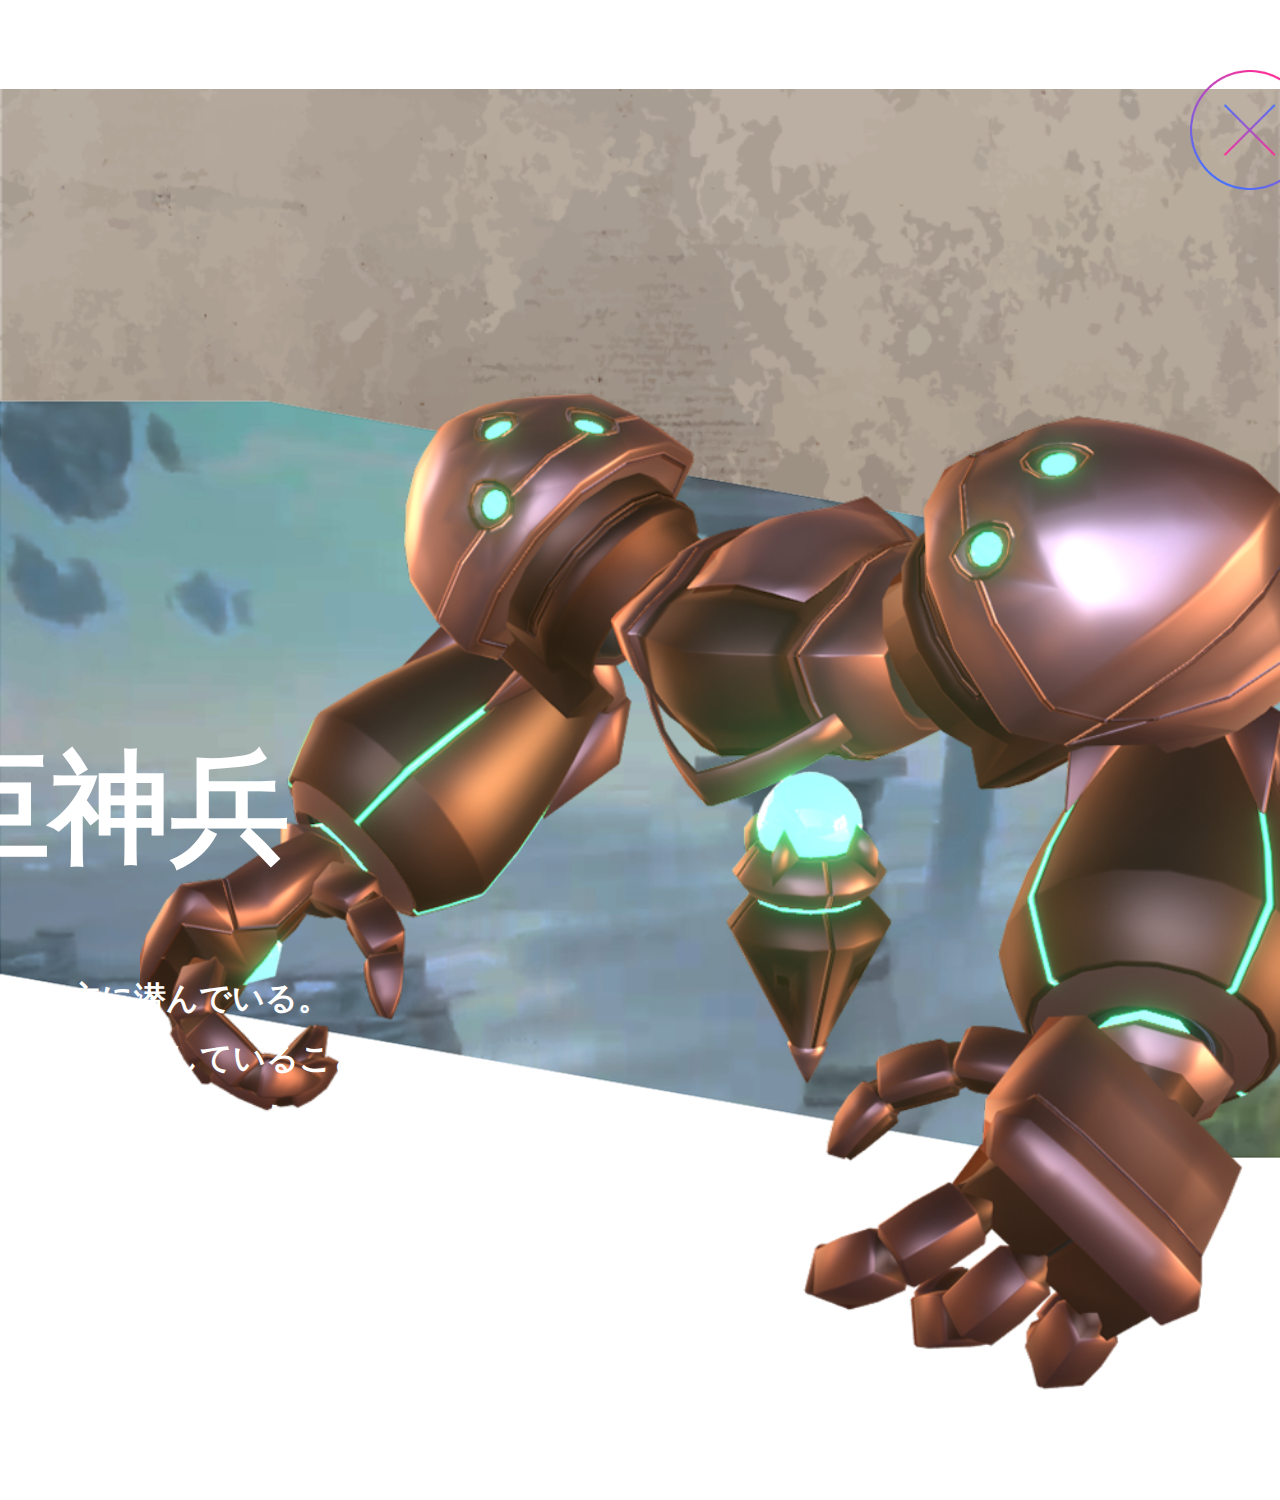
<file: index10.html>
<!DOCTYPE html>
<html lang="ja">
<head>
    <meta charset="UTF-8">
    <meta name="viewport" content="width=device-width, initial-scale=1.0">
    <title>モンスター紹介 〜巨神兵〜</title>
    <link rel="stylesheet" href="css/destyle.css">
    <link rel="stylesheet" href="css/mon_2.css">
    <script src="script/top.js" defer></script>
    <link rel="preconnect" href="https://fonts.googleapis.com">
    <link rel="preconnect" href="https://fonts.gstatic.com" crossorigin>
    <link href="https://fonts.googleapis.com/css2?family=Kaisei+Decol&family=RocknRoll+One&family=Yuji+Syuku&display=swap" rel="stylesheet">
    <!-- Google tag (gtag.js) -->
    <script async src="https://www.googletagmanager.com/gtag/js?id=G-NTL0EZEXD7"></script>
    <script>
    window.dataLayer = window.dataLayer || [];
    function gtag(){dataLayer.push(arguments);}
    gtag('js', new Date());

    gtag('config', 'G-NTL0EZEXD7');
    </script>
</head>

<body>
    <div id="main">
        <div class="back">
            <img src="monster/mon_1/img/back2.png" alt="" class="haikei">
        </div>
        <div class="inner-wrap">
            <div id="image">
                <div class="hontai">
                    <img src="monster/mon_2/img/kyosinnhei.png" alt="" class="hei">
                </div>
                <div class="close">
                    <a href="index2.html"><img src="monster/mon_1/img/close.png" alt="" class="close_btn"></a>
                </div>
            </div>
            <div id="txt">
                <h2>巨神兵</h2>
                <p>天空城に主に潜んでいる。<br>
                    置物として擬態していること<br>
                    があり、唐突に攻撃される。</p>
            </div>
        </div>
    </div>
</body>
</file>
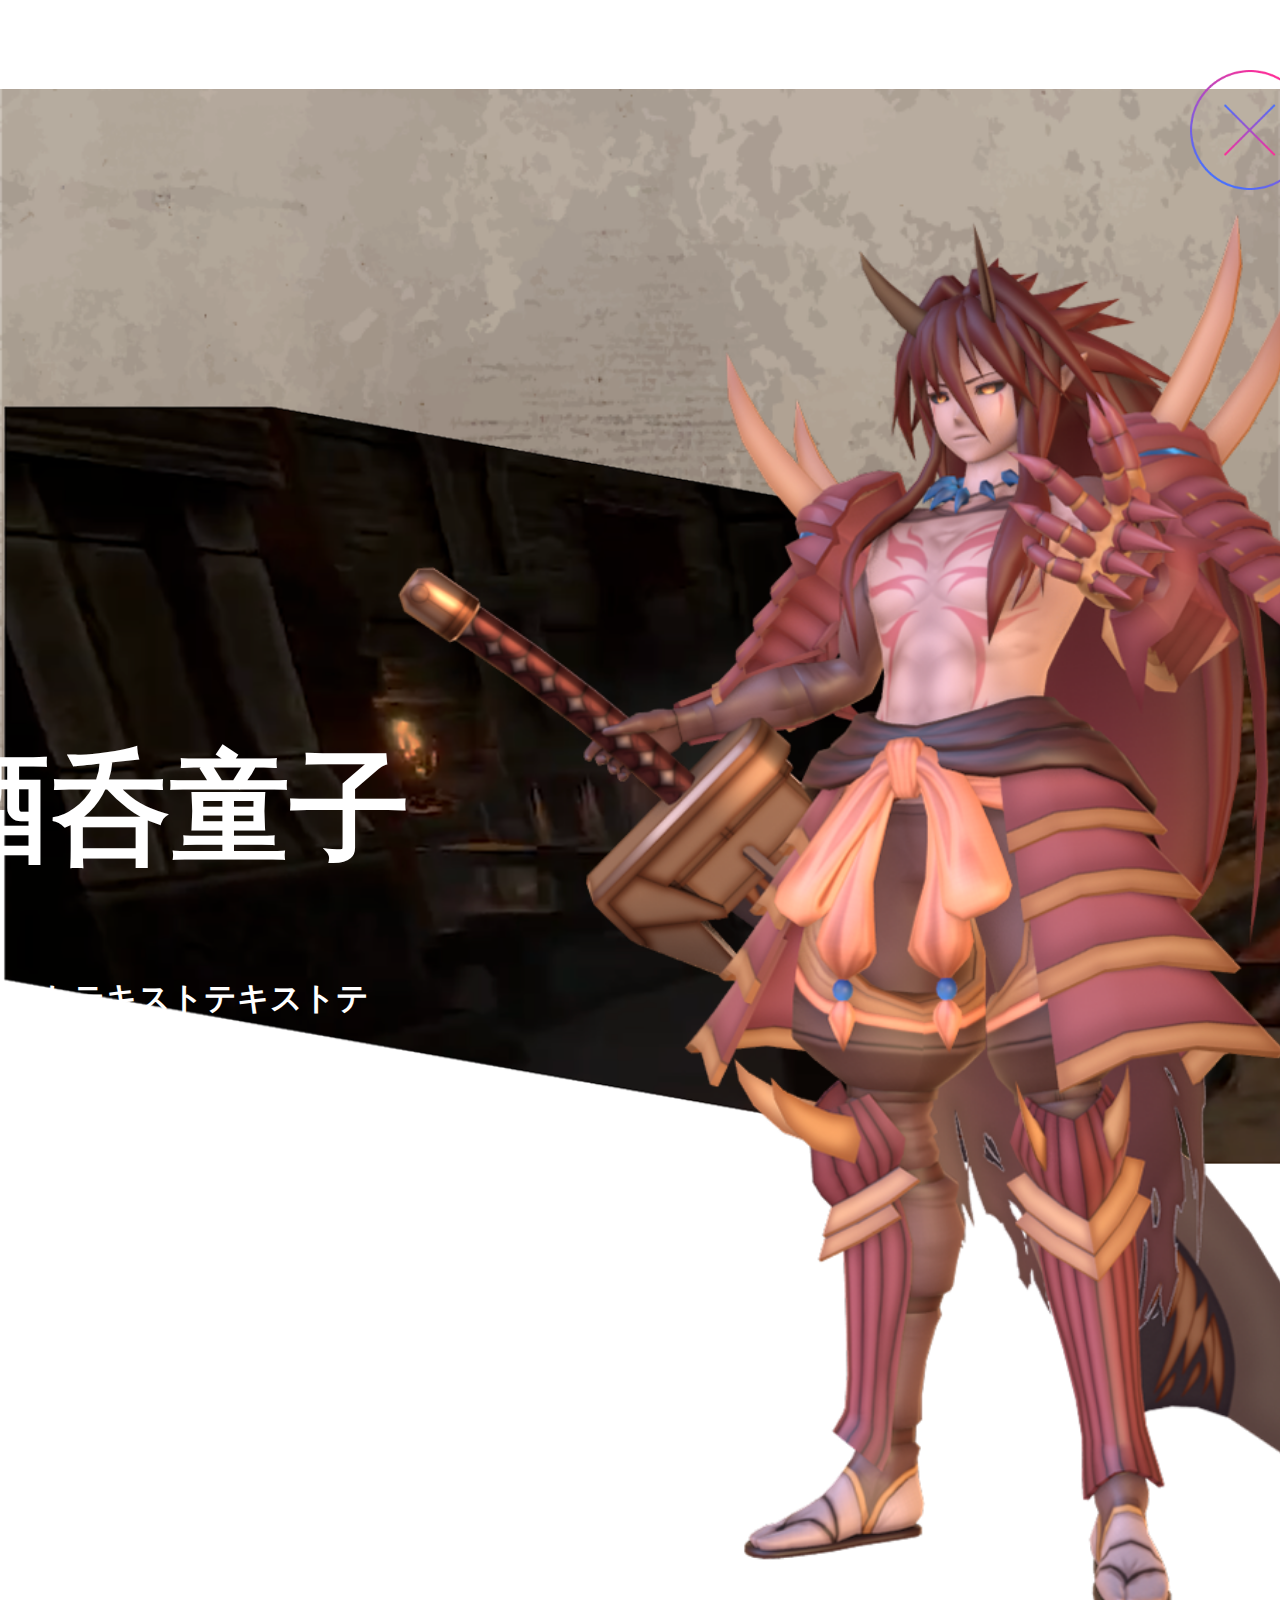
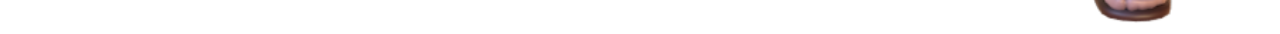
<file: index11.html>
<!DOCTYPE html>
<html lang="ja">
<head>
    <meta charset="UTF-8">
    <meta name="viewport" content="width=device-width, initial-scale=1.0">
    <title>モンスター紹介 〜酒呑童子〜</title>
    <link rel="stylesheet" href="css/destyle.css">
    <link rel="stylesheet" href="css/mon_3.css">
    <script src="script/top.js" defer></script>
    <link rel="preconnect" href="https://fonts.googleapis.com">
    <link rel="preconnect" href="https://fonts.gstatic.com" crossorigin>
    <link href="https://fonts.googleapis.com/css2?family=Kaisei+Decol&family=RocknRoll+One&family=Yuji+Syuku&display=swap" rel="stylesheet">
    <!-- Google tag (gtag.js) -->
    <script async src="https://www.googletagmanager.com/gtag/js?id=G-NTL0EZEXD7"></script>
    <script>
    window.dataLayer = window.dataLayer || [];
    function gtag(){dataLayer.push(arguments);}
    gtag('js', new Date());

    gtag('config', 'G-NTL0EZEXD7');
    </script>
</head>

<body>
    <div id="main">
        <div class="back">
            <img src="monster/mon_3/img/back.png" alt="" class="haikei">
        </div>
        <div class="inner-wrap">
            <div id="image">
                <div class="hontai">
                    <img src="monster/mon_3/syuten.png" alt="" class="syuten">
                </div>
                <div class="close">
                    <a href="index2.html"><img src="monster/mon_1/img/close.png" alt="" class="close_btn"></a>
                </div>
            </div>
            <div id="txt">
                <h2>酒呑童子</h2>
                <p>テキストテキストテキストテ<br>
                    キストテキストテキストテキ<br>
                    ストテキストテキストテキス<br>
                    トテキストテキスト</p>
            </div>
        </div>
    </div>
</body>
</file>
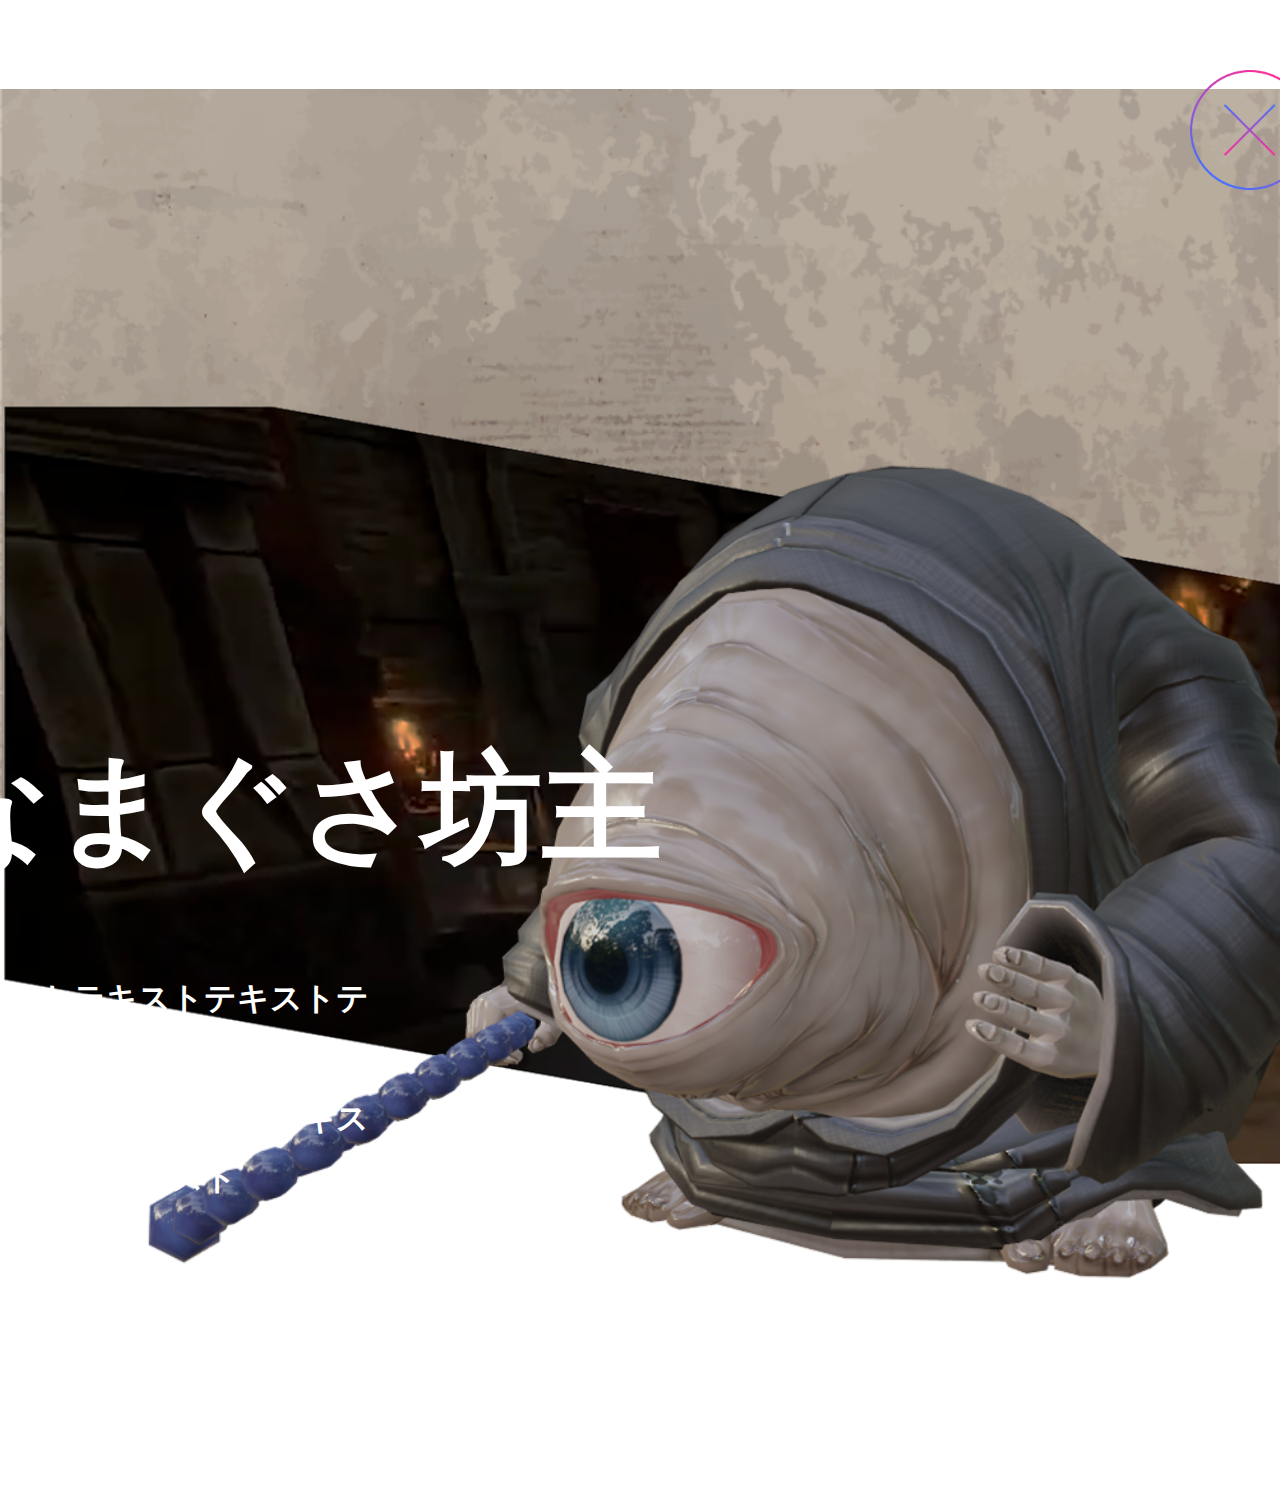
<file: index12.html>
<!DOCTYPE html>
<html lang="ja">
<head>
    <meta charset="UTF-8">
    <meta name="viewport" content="width=device-width, initial-scale=1.0">
    <title>モンスター紹介 〜なまぐさ坊主〜</title>
    <link rel="stylesheet" href="css/destyle.css">
    <link rel="stylesheet" href="css/mon_4.css">
    <script src="script/top.js" defer></script>
    <link rel="preconnect" href="https://fonts.googleapis.com">
    <link rel="preconnect" href="https://fonts.gstatic.com" crossorigin>
    <link href="https://fonts.googleapis.com/css2?family=Kaisei+Decol&family=RocknRoll+One&family=Yuji+Syuku&display=swap" rel="stylesheet">
    <!-- Google tag (gtag.js) -->
    <script async src="https://www.googletagmanager.com/gtag/js?id=G-NTL0EZEXD7"></script>
    <script>
    window.dataLayer = window.dataLayer || [];
    function gtag(){dataLayer.push(arguments);}
    gtag('js', new Date());

    gtag('config', 'G-NTL0EZEXD7');
    </script>
</head>

<body>
    <div id="main">
        <div class="back">
            <img src="monster/mon_3/img/back.png" alt="" class="haikei">
        </div>
        <div class="inner-wrap">
            <div id="image">
                <div class="hontai">
                    <img src="monster/mon_4/img/hage.png" alt="" class="nama">
                </div>
                <div class="close">
                    <a href="index2.html"><img src="monster/mon_1/img/close.png" alt="" class="close_btn"></a>
                </div>
            </div>
            <div id="txt">
                <h2>なまぐさ坊主</h2>
                <p>テキストテキストテキストテ<br>
                    キストテキストテキストテキ<br>
                    ストテキストテキストテキス<br>
                    トテキストテキスト</p>
            </div>
        </div>
    </div>
</body>
</file>
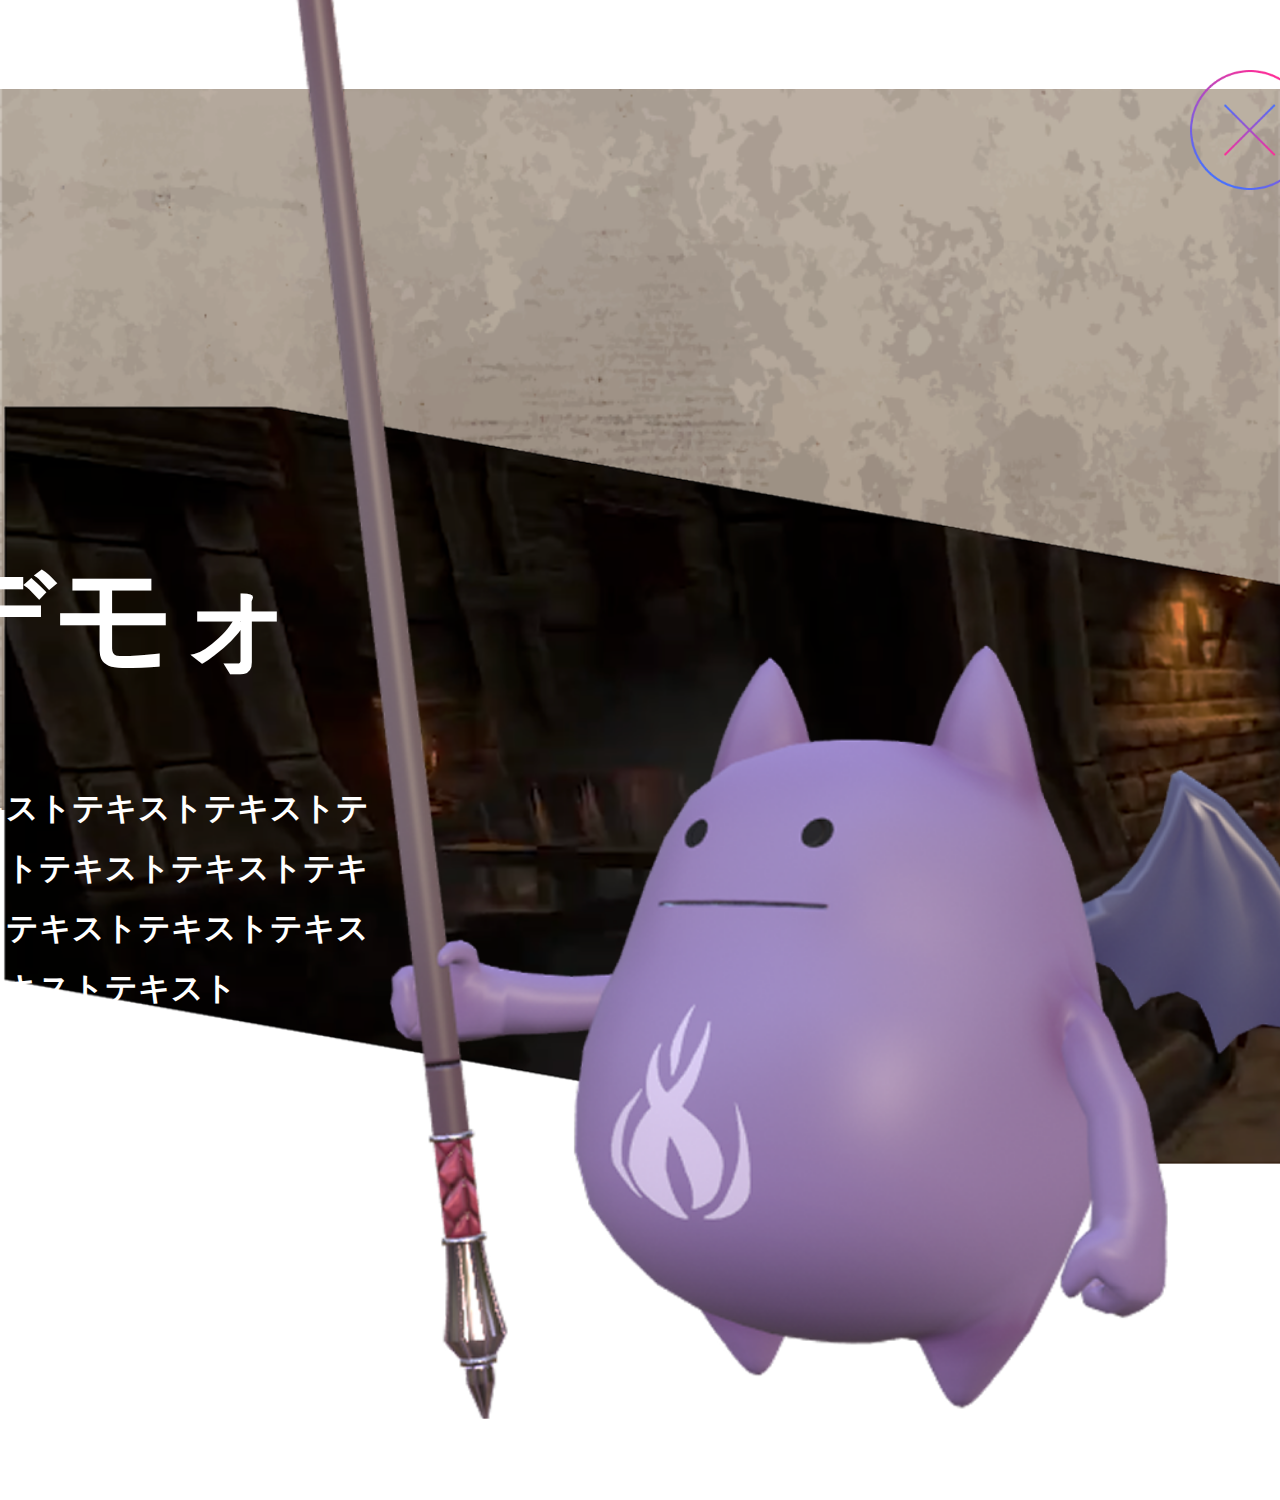
<file: index13.html>
<!DOCTYPE html>
<html lang="ja">
<head>
    <meta charset="UTF-8">
    <meta name="viewport" content="width=device-width, initial-scale=1.0">
    <title>モンスター紹介 〜デモォ〜</title>
    <link rel="stylesheet" href="css/destyle.css">
    <link rel="stylesheet" href="css/mon_5.css">
    <script src="script/top.js" defer></script>
    <link rel="preconnect" href="https://fonts.googleapis.com">
    <link rel="preconnect" href="https://fonts.gstatic.com" crossorigin>
    <link href="https://fonts.googleapis.com/css2?family=Kaisei+Decol&family=RocknRoll+One&family=Yuji+Syuku&display=swap" rel="stylesheet">
    <!-- Google tag (gtag.js) -->
    <script async src="https://www.googletagmanager.com/gtag/js?id=G-NTL0EZEXD7"></script>
    <script>
    window.dataLayer = window.dataLayer || [];
    function gtag(){dataLayer.push(arguments);}
    gtag('js', new Date());

    gtag('config', 'G-NTL0EZEXD7');
    </script>
</head>

<body>
    <div id="main">
        <div class="back">
            <img src="monster/mon_3/img/back.png" alt="" class="haikei">
        </div>
        <div class="inner-wrap">
            <div id="image">
                <div class="hontai">
                    <img src="monster/mon_5/img/demo.png" alt="" class="demo">
                </div>
                <div class="close">
                    <a href="index2.html"><img src="monster/mon_1/img/close.png" alt="" class="close_btn"></a>
                </div>
            </div>
            <div id="txt">
                <h2>デモォ</h2>
                <p>テキストテキストテキストテ<br>
                    キストテキストテキストテキ<br>
                    ストテキストテキストテキス<br>
                    トテキストテキスト</p>
            </div>
        </div>
    </div>
</body>
</file>
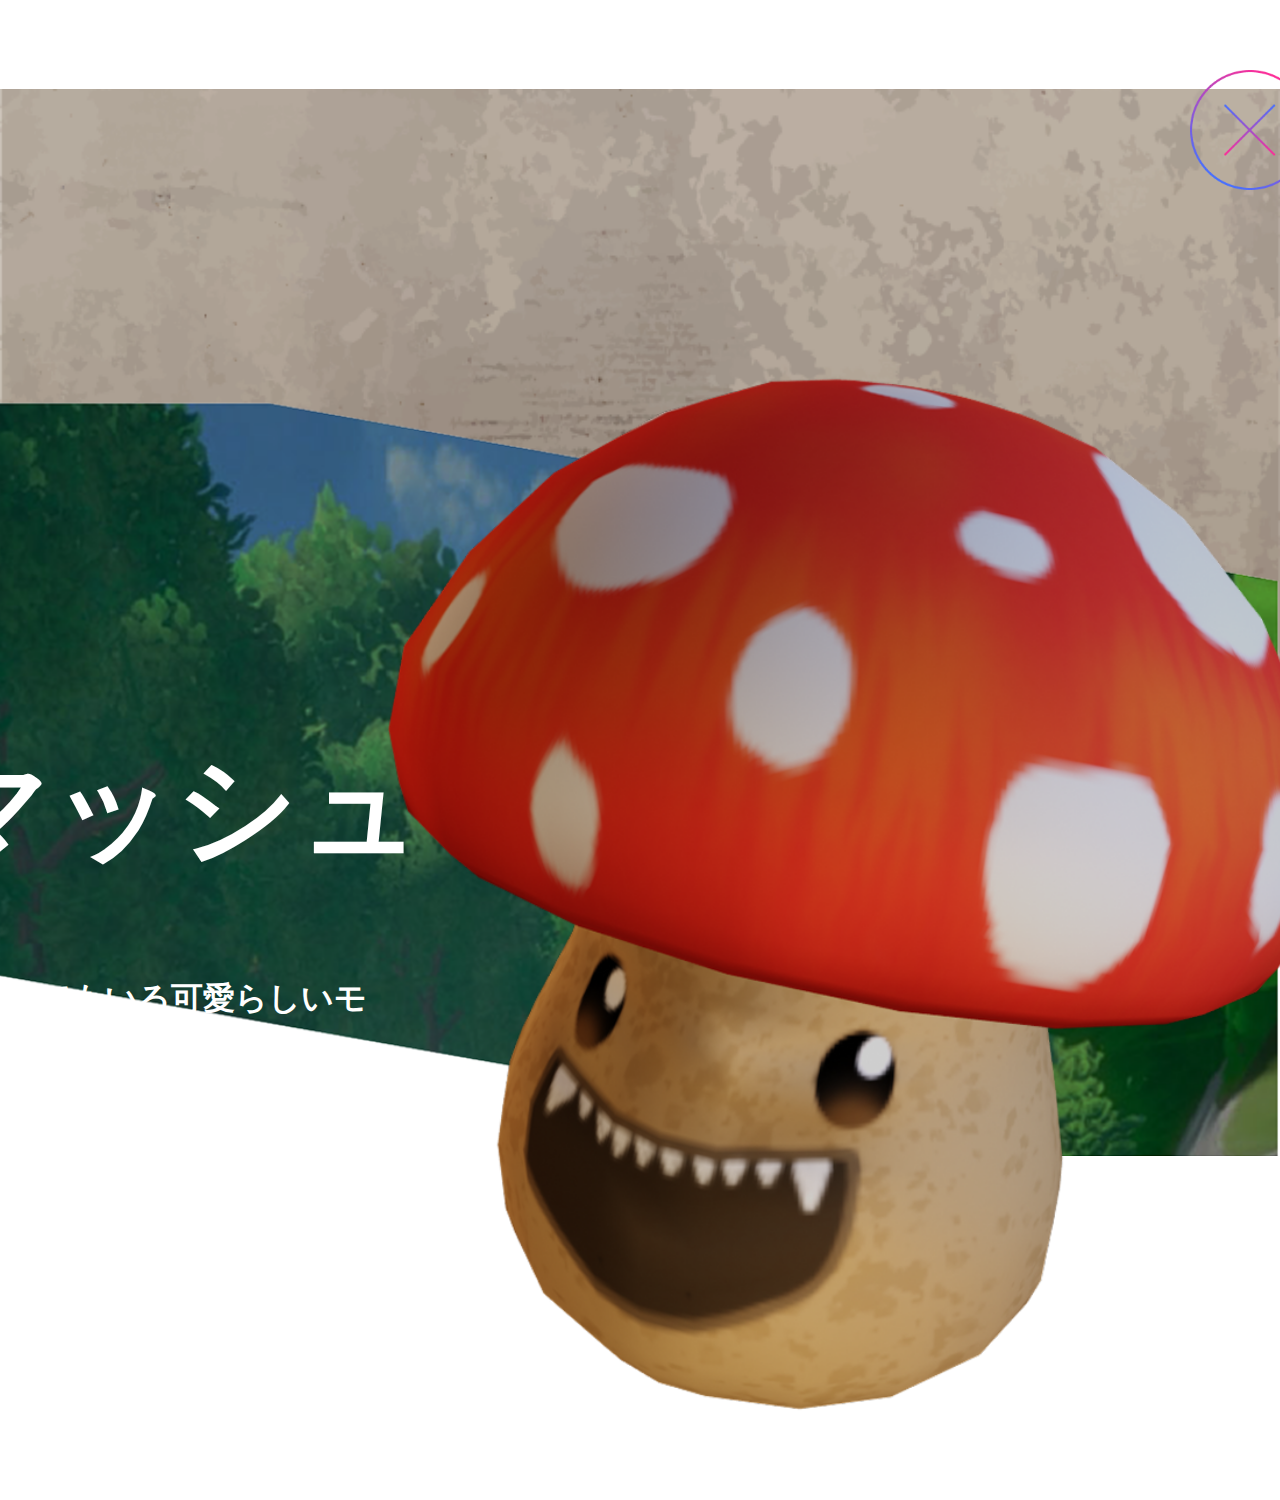
<file: index14.html>
<!DOCTYPE html>
<html lang="ja">
<head>
    <meta charset="UTF-8">
    <meta name="viewport" content="width=device-width, initial-scale=1.0">
    <title>モンスター紹介 〜マッシュ〜</title>
    <link rel="stylesheet" href="css/destyle.css">
    <link rel="stylesheet" href="css/mon_6.css">
    <script src="script/top.js" defer></script>
    <link rel="preconnect" href="https://fonts.googleapis.com">
    <link rel="preconnect" href="https://fonts.gstatic.com" crossorigin>
    <link href="https://fonts.googleapis.com/css2?family=Kaisei+Decol&family=RocknRoll+One&family=Yuji+Syuku&display=swap" rel="stylesheet">
    <!-- Google tag (gtag.js) -->
    <script async src="https://www.googletagmanager.com/gtag/js?id=G-NTL0EZEXD7"></script>
    <script>
    window.dataLayer = window.dataLayer || [];
    function gtag(){dataLayer.push(arguments);}
    gtag('js', new Date());

    gtag('config', 'G-NTL0EZEXD7');
    </script>
</head>

<body>
    <div id="main">
        <div class="back">
            <img src="monster/mon_6/img/back.png" alt="" class="haikei">
        </div>
        <div class="inner-wrap">
            <div id="image">
                <div class="hontai">
                    <img src="monster/mon_6/img/masyu.png" alt="" class="masyu">
                </div>
                <div class="close">
                    <a href="index2.html"><img src="monster/mon_1/img/close.png" alt="" class="close_btn"></a>
                </div>
            </div>
            <div id="txt">
                <h2>マッシュ</h2>
                <p>どこにでもいる可愛らしいモ<br>
                    ンスター。厄介な攻撃は特に<br>
                    してこない。集団で行動する<br>
                    ことが多い。</p>
            </div>
        </div>
    </div>
</body>
</file>
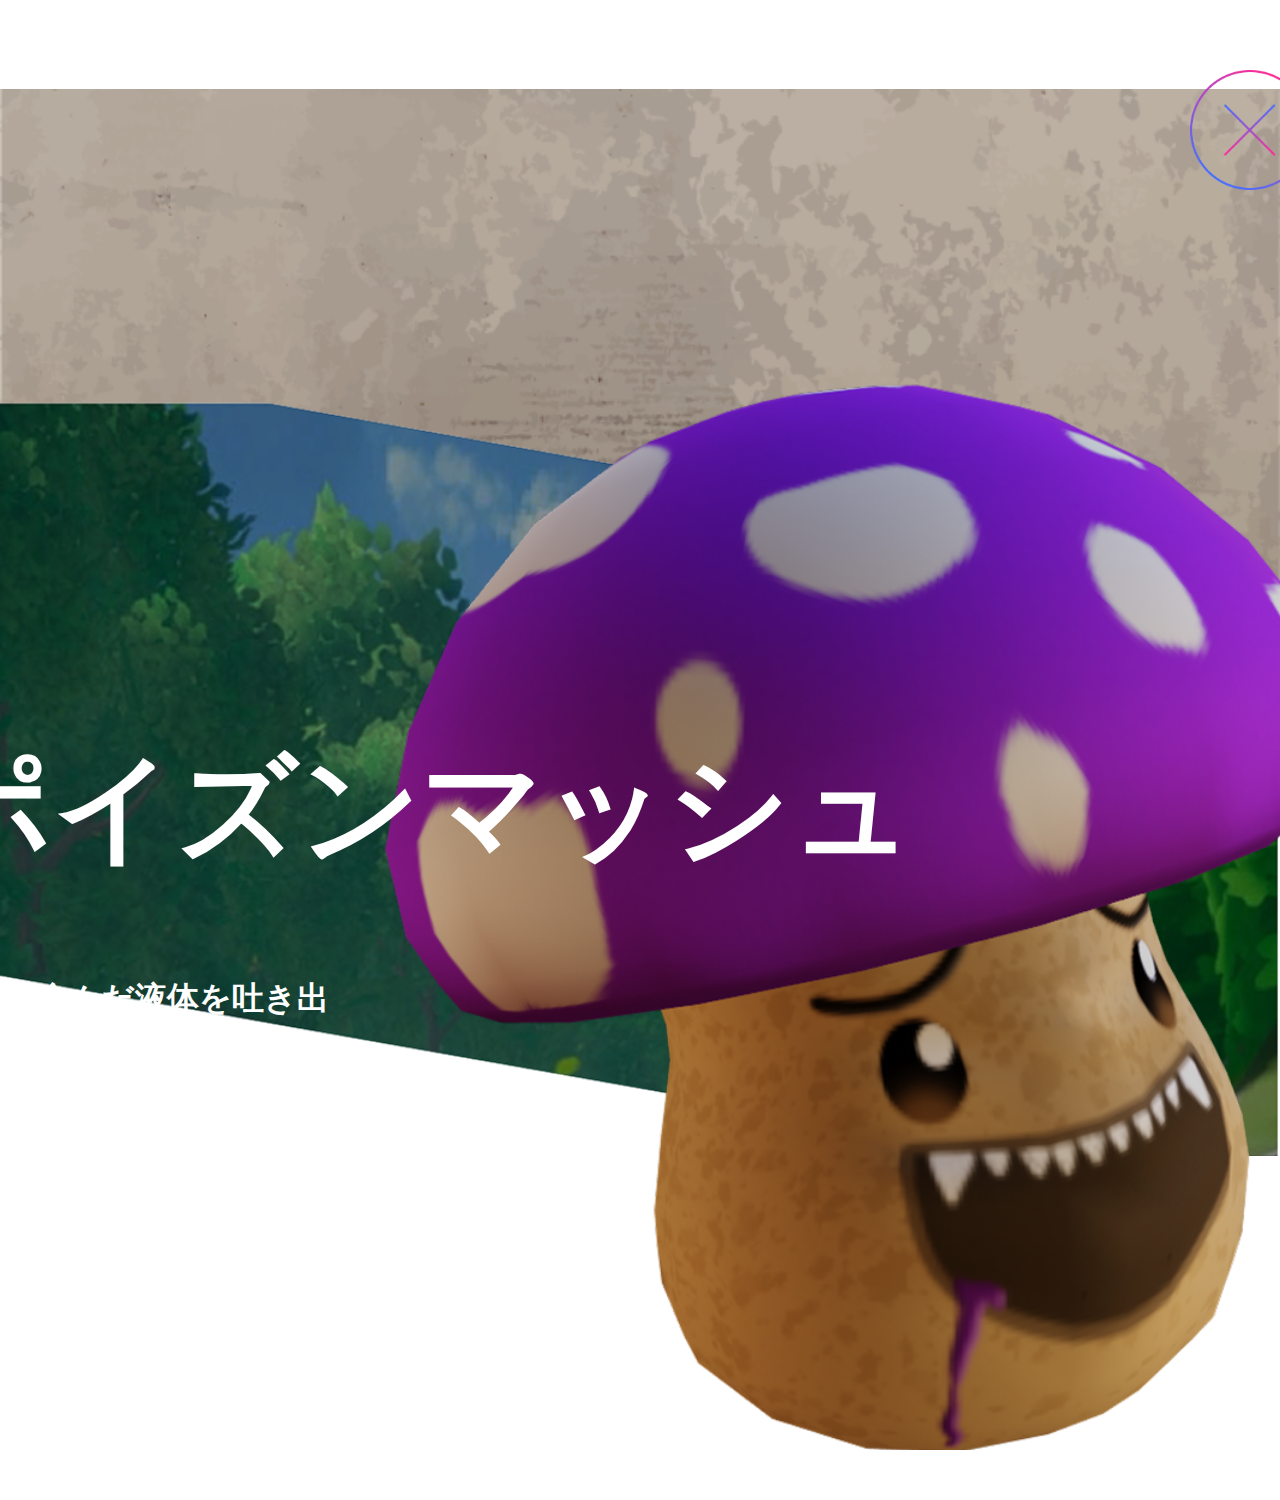
<file: index15.html>
<!DOCTYPE html>
<html lang="ja">
<head>
    <meta charset="UTF-8">
    <meta name="viewport" content="width=device-width, initial-scale=1.0">
    <title>モンスター紹介 〜ポイズンマッシュ〜</title>
    <link rel="stylesheet" href="css/destyle.css">
    <link rel="stylesheet" href="css/mon_7.css">
    <script src="script/top.js" defer></script>
    <link rel="preconnect" href="https://fonts.googleapis.com">
    <link rel="preconnect" href="https://fonts.gstatic.com" crossorigin>
    <link href="https://fonts.googleapis.com/css2?family=Kaisei+Decol&family=RocknRoll+One&family=Yuji+Syuku&display=swap" rel="stylesheet">
    <!-- Google tag (gtag.js) -->
    <script async src="https://www.googletagmanager.com/gtag/js?id=G-NTL0EZEXD7"></script>
    <script>
    window.dataLayer = window.dataLayer || [];
    function gtag(){dataLayer.push(arguments);}
    gtag('js', new Date());

    gtag('config', 'G-NTL0EZEXD7');
    </script>
</head>

<body>
    <div id="main">
        <div class="back">
            <img src="monster/mon_6/img/back.png" alt="" class="haikei">
        </div>
        <div class="inner-wrap">
            <div id="image">
                <div class="hontai">
                    <img src="monster/mon_7/img/poizun.png" alt="" class="poizun">
                </div>
                <div class="close">
                    <a href="index2.html"><img src="monster/mon_1/img/close.png" alt="" class="close_btn"></a>
                </div>
            </div>
            <div id="txt">
                <h2>ポイズンマッシュ</h2>
                <p>毒素を含んだ液体を吐き出<br>
                    して攻撃してくる。毒液が<br>
                    ついた箇所はしばらく毒が<br>
                    残るので注意。</p>
            </div>
        </div>
    </div>
</body>
</file>
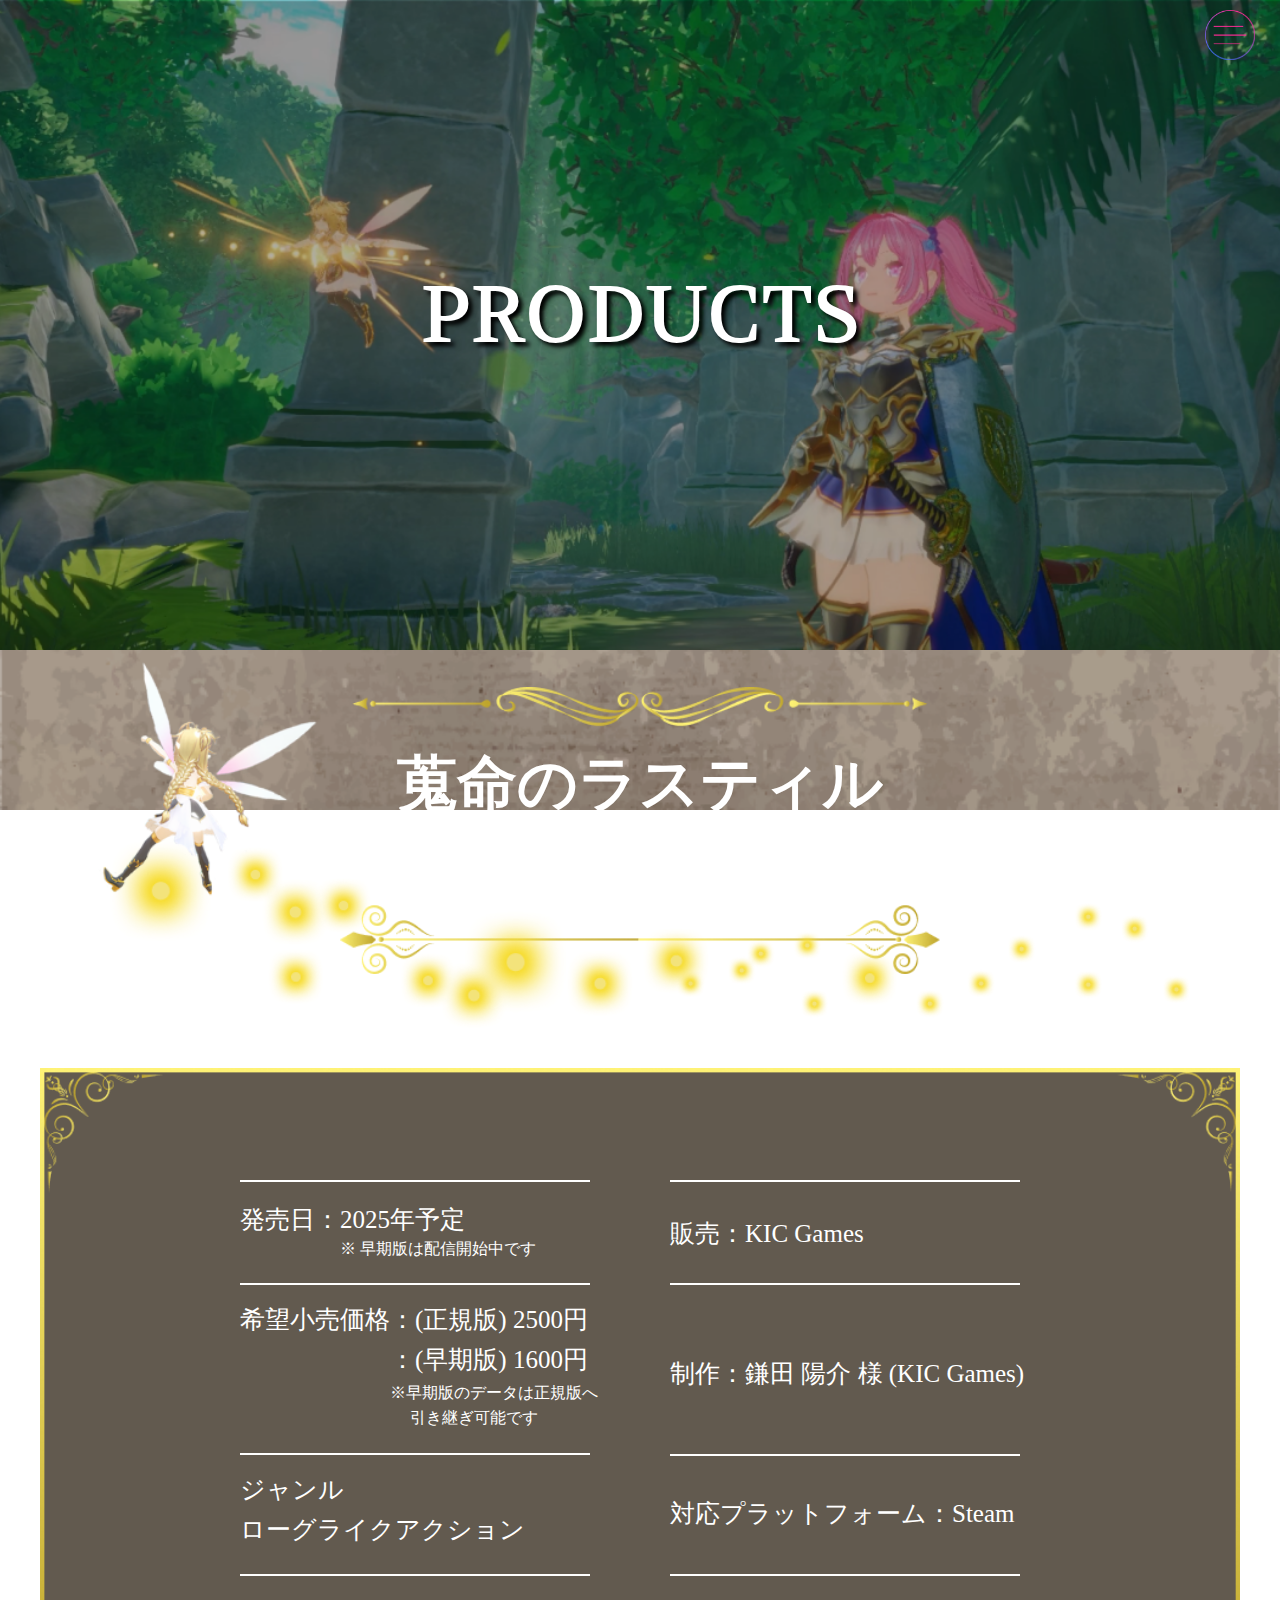
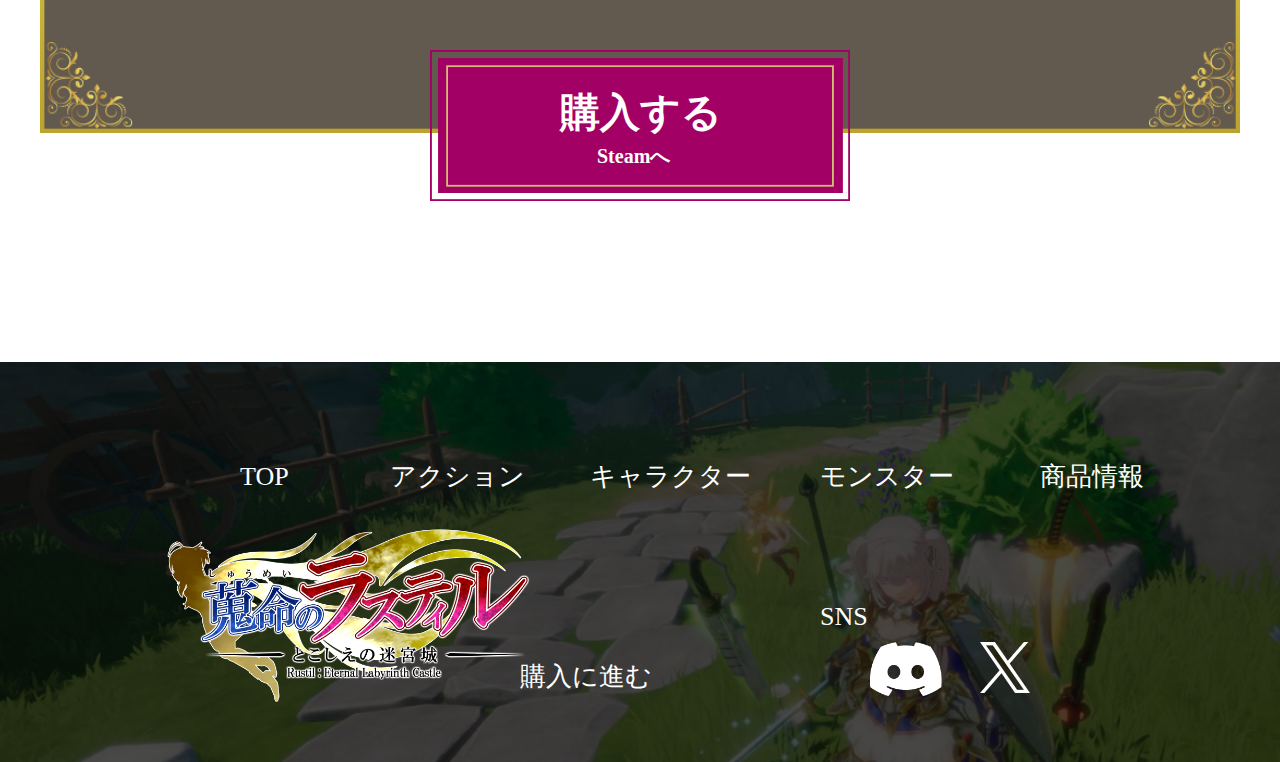
<file: index4.html>
<!DOCTYPE html>
<html lang="ja">
<head>
    <meta charset="UTF-8">
    <meta name="viewport" content="width=device-width, initial-scale=1.0">
    <title>商品情報</title>
    <link rel="stylesheet" href="css/destyle.css">
    <link rel="stylesheet" href="css/products.css">
    <script src="script/products.js" defer></script>
    <link rel="preconnect" href="https://fonts.googleapis.com">
    <link rel="preconnect" href="https://fonts.gstatic.com" crossorigin>
    <link href="https://fonts.googleapis.com/css2?family=Kaisei+Decol&family=RocknRoll+One&family=Volkhov:ital,wght@0,400;0,700;1,400;1,700&family=Yuji+Syuku&display=swap" rel="stylesheet">
    <!-- Google tag (gtag.js) -->
    <script async src="https://www.googletagmanager.com/gtag/js?id=G-NTL0EZEXD7"></script>
    <script>
    window.dataLayer = window.dataLayer || [];
    function gtag(){dataLayer.push(arguments);}
    gtag('js', new Date());

    gtag('config', 'G-NTL0EZEXD7');
    </script>
</head>
<body>

    <!-- ヘッダー -->
    <header>
        <div class="navi_btn"></div>
    </header>
    <div id="navi">
        <div class="txt">
            <a href="index.html"><li><p>TOP</p></li></a>
            <a href="index3.html"><li><p>ACTION</p></li></a>
            <a href="index5.html"><li><p>CHARACTER</p></li></a>
            <a href="index2.html"><li><p>MONSTER</p></li></a>
            <a href="index4.html"><li><p>PRODUCTS</p></li></a>
        </div>
    </div>    
    
    <!-- ファーストビュー -->
    <div id="first">
        <div class="white_back">
            <img src="top/img/white_block.png" alt="" class="white">
        </div>
        <div class="inner-wrap">
            <div class="txt">
                <h1>PRODUCTS</h1>
            </div>
        </div>
    </div>

    <!-- 内容 -->
    <div id="bg">
    <div class="inner-wrap">
    <div id="title">
        <div class="txt">
            <h1>蒐命のラスティル<br>
                〜とこしえの迷宮城〜</h1>
        </div>
        <div class="img">
            <img src="products/img/gold.png" alt="" class="gold">
            <img src="products/img/kirakira.png" alt="" class="kira">
            <img src="products/img/kotorin.png" alt="" class="kotorin">
        </div>
    </div>
    <div id="honbun">
        <div class="back">
            <img src="products/img/back.png" alt="" class="brown">
        </div>
        <div class="img">
            <img src="products/img/buy_btn.png" alt="" class="buy">
        </div>
        <div class="txt">
            <p class="txt1">発売日：2025年予定</p>
                <p class="txt1_1">※ 早期版は配信開始中です</p>
            <p class="txt2">希望小売価格：(正規版) 2500円<br>
                　　　　　　：(早期版) 1600円</p>
                 
                　　　　　　<p class="txt2_1">※早期版のデータは正規版へ<br>
                　 引き継ぎ可能です</p>
            <p class="txt3">ジャンル<br>
                ローグライクアクション</p>
            <p class="txt4">販売：KIC Games</p>
            <p class="txt5">制作：鎌田 陽介  様   (KIC Games)</p>
            <p class="txt6">対応プラットフォーム：Steam</p>
            <a href="https://store.steampowered.com/app/2162820/_/?l=japanese"><h3 class="buy1">購入する</h3></a>
            <a href="https://store.steampowered.com/app/2162820/_/?l=japanese"><p class="buy2">Steamへ</p></a>
        </div>
    </div>
    </div>

    <!-- フッター -->
    <div class="hutta">
        <div class="inner-wrap">
            <div class="txt_hu">
                <ol>
                    <li>
                        <a href="index.html"><p class="T">TOP</p></a>
                        <a href="index3.html"><p class="A">アクション</p></a>
                        <a href="index5.html"><p class="C">キャラクター</p></a>
                        <a href="index2.html"><p class="M">モンスター</p></a>
                        <a href="index4.html"><p class="P">商品情報</p></a>
                        <a href="https://store.steampowered.com/app/2162820/_/?l=japanese"><p class="B">購入に進む</p></a>
                        <p class="S">SNS</p>
                    </li>
                </ol>
            </div>
            <div img_hu>
                <img src="top/img/title.png" alt="" class="title2">
                <a href="https://discord.com/channels/1231783690321920070/1232846428930572318"><img src="top/img/1x/disco.png" alt="" class="discode"></a>
                <a href="https://x.com/ys_game_jp"><img src="top/img/x.png" alt="" class="x"></a>
            </div>
        </div>
    </div>
    </div>
</body>
</html>
</file>
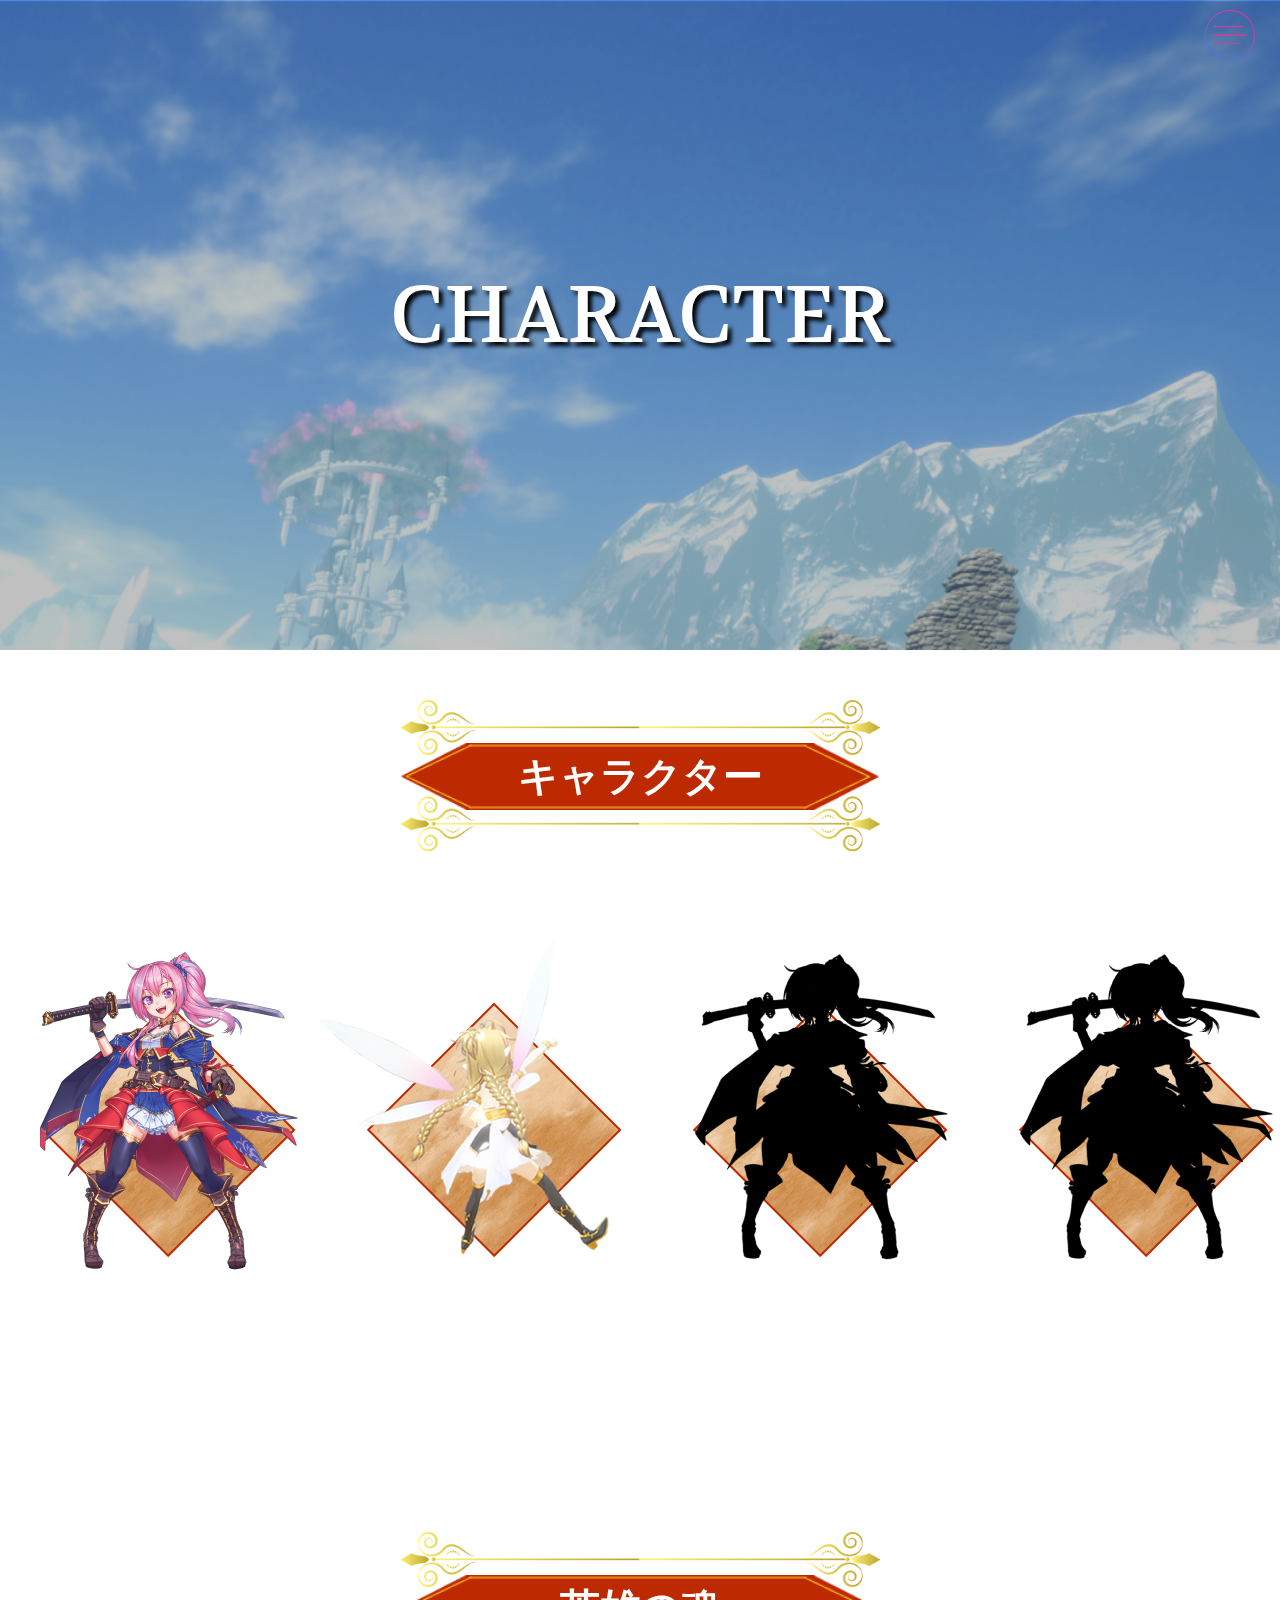
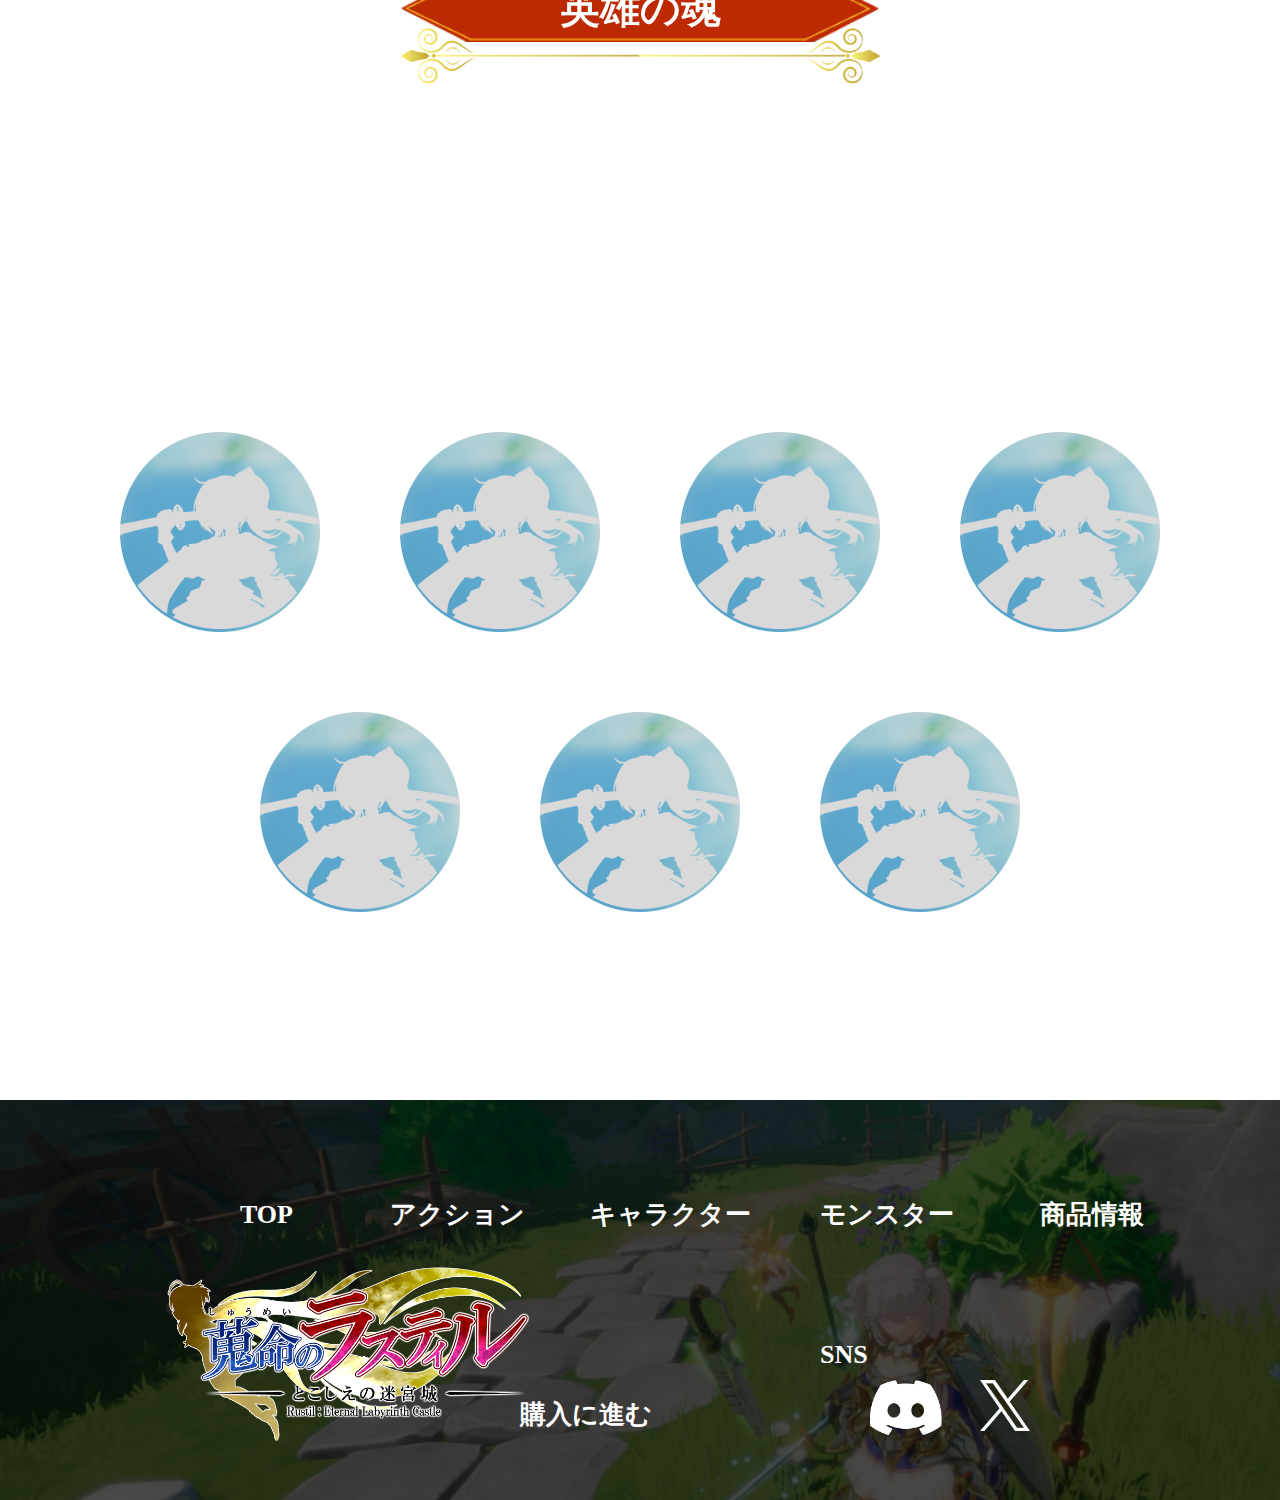
<file: index5.html>
<!DOCTYPE html>
<html lang="ja">
<head>
    <meta charset="UTF-8">
    <meta name="viewport" content="width=device-width, initial-scale=1.0">
    <title>character</title>
    <link rel="stylesheet" href="css/destyle.css">
    <link rel="stylesheet" href="css/character.css">
    <script src="script/character.js" defer></script>
    <link rel="preconnect" href="https://fonts.googleapis.com">
    <link rel="preconnect" href="https://fonts.gstatic.com" crossorigin>
    <link href="https://fonts.googleapis.com/css2?family=Kaisei+Decol&family=RocknRoll+One&family=Volkhov:ital,wght@0,400;0,700;1,400;1,700&family=Yuji+Syuku&display=swap" rel="stylesheet">
    <!-- Google tag (gtag.js) -->
    <script async src="https://www.googletagmanager.com/gtag/js?id=G-NTL0EZEXD7"></script>
    <script>
    window.dataLayer = window.dataLayer || [];
    function gtag(){dataLayer.push(arguments);}
    gtag('js', new Date());

    gtag('config', 'G-NTL0EZEXD7');
    </script>
</head>
<body>
    <!-- ヘッダー -->
    <div id="bg">
    <header>
        <div class="navi_btn"></div>
    </header>
    <div id="navi">
        <div class="txt">
            <a href="index.html"><li><p>TOP</p></li></a>
            <a href="index3.html"><li><p>ACTION</p></li></a>
            <a href="index5.html"><li><p>CHARACTER</p></li></a>
            <a href="index2.html"><li><p>MONSTER</p></li></a>
            <a href="index4.html"><li><p>PRODUCTS</p></li></a>
        </div>
    </div> 
    
    <!-- ファーストビュー -->
    <div id="first">
        <div class="white_back">
            <img src="top/img/white_block.png" alt="" class="white">
        </div>
        <div class="inner-wrap">
            <div class="txt">
                <h1>CHARACTER</h1>
            </div>
        </div>
    </div>

    <!-- キャラクター -->
     <div id="chara">
        <div class="inner-wrap">
            <div class="midasi">
                <div class="img">
                    <img src="charcter/img/gold.png" alt="" class="gold">
                    <img src="charcter/img/red_waku.png" alt="" class="waku">
                </div>
                <div class="txt">
                    <h2>キャラクター</h2>
                </div>
            </div>
            <div class="cha">
                <ul class="cha_img">
                    <a href="index6.html"><li><img src="charcter/img/rasu.png" alt="" id="rasu"></li></a>
                    <a href="index7.html"><li><img src="charcter/img/kotorin.png" alt=""  id="koto"></li></a>
                    <a href="index8.html"><li><img src="charcter/img/rasu_shadow.png" alt="" id="ino"></li></a>
                    <a href="#"><li><img src="charcter/img/rasu_shadow.png" alt="" id="tak"></li></a>
                </ul>
                <ul class="cha_back">
                    <li><img src="charcter/img/paper.png" alt="" class="paper1"></li>
                    <li><img src="charcter/img/paper.png" alt="" class="paper2"></li>
                    <li><img src="charcter/img/paper.png" alt="" class="paper3"></li>
                    <li><img src="charcter/img/paper.png" alt="" class="paper4"></li>
                </ul>
            </div>
        </div>
     </div>

     <!-- 英雄の魂 -->
      <div id="eiyu">
        <div class="inner-wrap">
            <div class="midasi">
                <div class="img">
                    <img src="charcter/img/gold.png" alt="" class="gold">
                    <img src="charcter/img/red_waku.png" alt="" class="waku">
                </div>
                <div class="txt">
                    <h2>英雄の魂</h2>
                    <p> 迷宮城に捕らわれた強力な魂たち...<br>
                        彼らの力を解放し、さらなる力を<br>
                        手に入れよう！</p>
                </div>
            </div>
            <div class="ei">
                <ul>
                    <a href="#"><li><img src="charcter/img/eiyu.png" alt="" class="eiyu_waku1"></li></a>
                    <a href="#"><li><img src="charcter/img/eiyu.png" alt="" class="eiyu_waku2"></li></a>
                    <a href="#"><li><img src="charcter/img/eiyu.png" alt="" class="eiyu_waku3"></li></a>
                    <a href="#"><li><img src="charcter/img/eiyu.png" alt="" class="eiyu_waku4"></li></a>
                    <a href="#"><li><img src="charcter/img/eiyu.png" alt="" class="eiyu_waku5"></li></a>
                    <a href="#"><li><img src="charcter/img/eiyu.png" alt="" class="eiyu_waku6"></li></a>
                    <a href="#"><li><img src="charcter/img/eiyu.png" alt="" class="eiyu_waku7"></li></a>
                </ul>
            </div>
        </div>
      </div>
    </div>

    <!-- フッター -->
    <div class="hutta">
        <div class="inner-wrap">
            <div class="txt_hu">
                <ol>
                    <li>
                        <a href="index.html"><p class="T">TOP</p></a>
                        <a href="index3.html"><p class="A">アクション</p></a>
                        <a href="index5.html"><p class="C">キャラクター</p></a>
                        <a href="index2.html"><p class="M">モンスター</p></a>
                        <a href="index4.html"><p class="P">商品情報</p></a>
                        <a href="https://store.steampowered.com/app/2162820/_/?l=japanese"><p class="B">購入に進む</p></a>
                        <p class="S">SNS</p>
                    </li>
                </ol>
            </div>
            <div img_hu>
                <img src="top/img/title.png" alt="" class="title2">
                <a href="https://discord.com/channels/1231783690321920070/1232846428930572318"><img src="top/img/1x/disco.png" alt="" class="discode"></a>
                <a href="https://x.com/ys_game_jp"><img src="top/img/x.png" alt="" class="x"></a>
            </div>
        </div>
    </div>
</body>
</html>
</file>
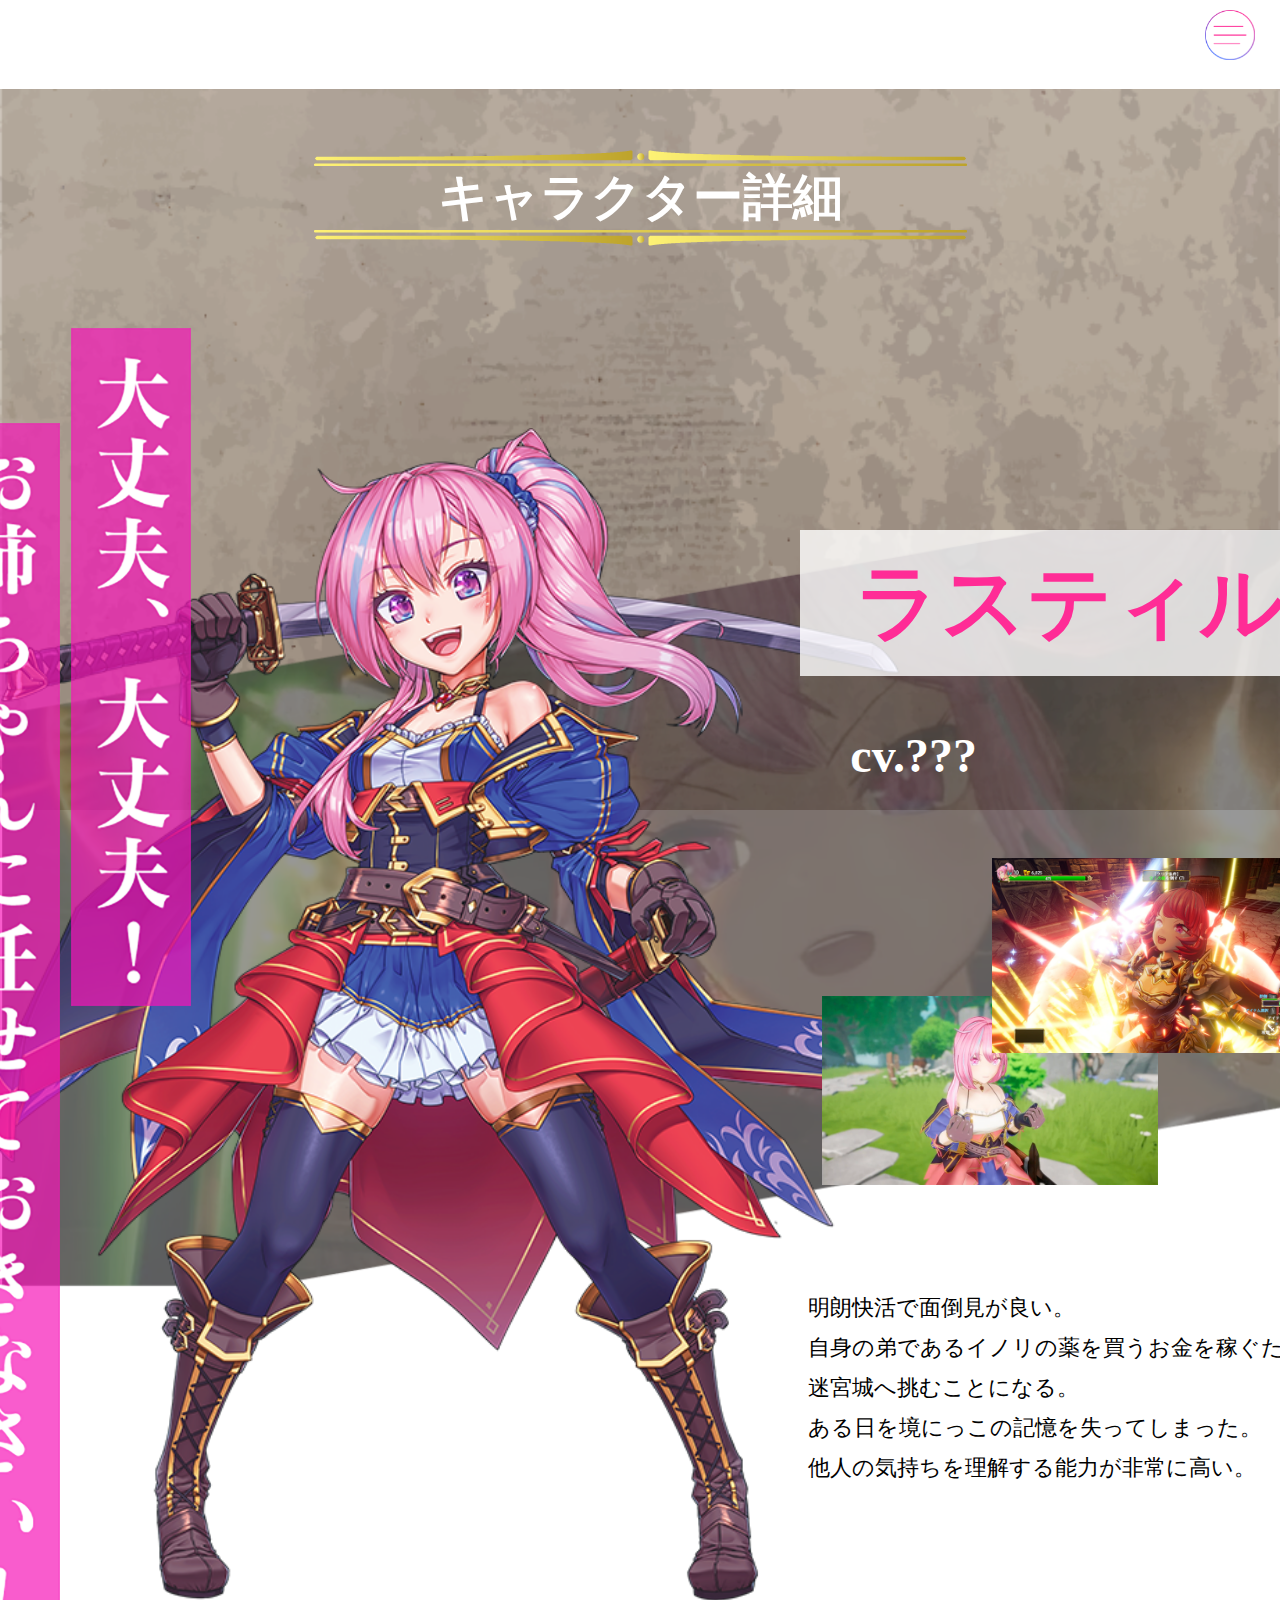
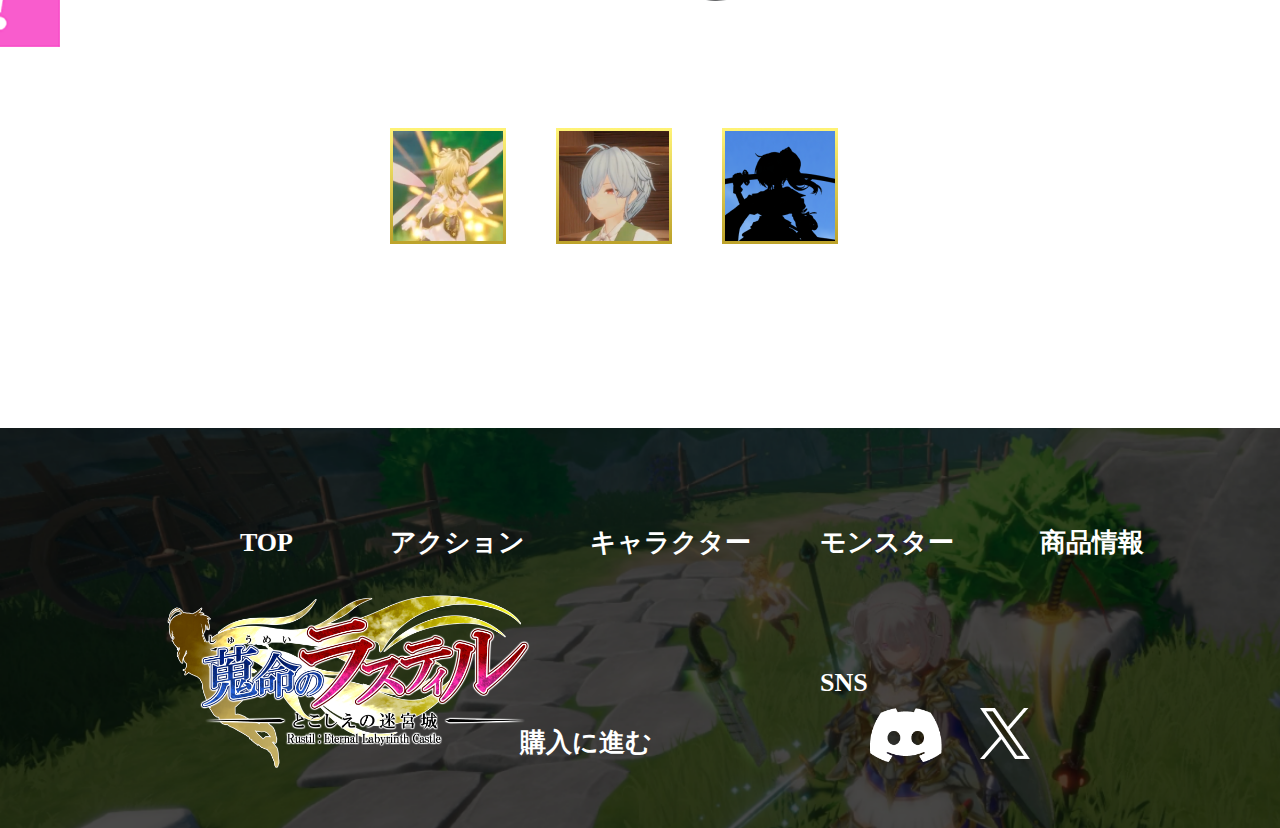
<file: index6.html>
<!DOCTYPE html>
<html lang="ja">
<head>
    <meta charset="UTF-8">
    <meta name="viewport" content="width=device-width, initial-scale=1.0">
    <title>キャラクター詳細-ラスティル-</title>
    <link rel="stylesheet" href="css/cha_1.css">
    <link rel="stylesheet" href="css/destyle.css">
    <script src="script/cha_1.js" defer></script>
    <link rel="preconnect" href="https://fonts.googleapis.com">
    <link rel="preconnect" href="https://fonts.gstatic.com" crossorigin>
    <link href="https://fonts.googleapis.com/css2?family=Kaisei+Decol&family=RocknRoll+One&family=Volkhov:ital,wght@0,400;0,700;1,400;1,700&family=Yuji+Syuku&display=swap" rel="stylesheet">
    <!-- Google tag (gtag.js) -->
    <script async src="https://www.googletagmanager.com/gtag/js?id=G-NTL0EZEXD7"></script>
    <script>
    window.dataLayer = window.dataLayer || [];
    function gtag(){dataLayer.push(arguments);}
    gtag('js', new Date());

    gtag('config', 'G-NTL0EZEXD7');
    </script>
</head>
<body>
    <!-- ヘッダー -->
    <div id="bg">
    <header>
        <div class="navi_btn"></div>
    </header>
    <div id="navi">
        <div class="txt">
            <a href="index.html"><li><p>TOP</p></li></a>
            <a href="index3.html"><li><p>ACTION</p></li></a>
            <a href="index5.html"><li><p>CHARACTER</p></li></a>
            <a href="index2.html"><li><p>MONSTER</p></li></a>
            <a href="index4.html"><li><p>PLODUCTS</p></li></a>
        </div>
    </div> 

        <!-- ファーストビュー -->
    <div id="first">
        <div class="white_back">
            <img src="top/img/white_block.png" alt="" class="white">
        </div>
        <div class="inner-wrap">
            <div class="img">
                <img src="charcter/cha_1/img/waku.png" alt="" class="gold">
            </div>
            <div class="txt">
                <h1>キャラクター詳細</h1>
            </div>
        </div>
    </div>

    <!-- メイン -->
     <div id="mein">
        <div class="bana">
            <img src="charcter/cha_1/img/rasu_back.png" alt="" class="back">
        </div>
        <div class="inner-wrap">
            <div class="hontai">
                <img src="charcter/cha_1/img/rasutxiru.png" alt="" class="hontai">
            </div>
            <div class="midasi">
                <img src="charcter/cha_1/img/txt_rasu1.png" alt="" class="bana_1">
                <img src="charcter/cha_1/img/txt_rsu2.png" alt="" class="bana_2">
            </div>
            <div class="image">
                <img src="charcter/cha_1/img/scsyo1.png" alt=""  width="348px" class="scyo1">
                <img src="charcter/cha_1/img/scsyo2.png" alt=""  width="336px" class="scyo2">
            </div>
            <div id="txt">
                <div class="txt_rasu">
                    <h2>ラスティル</h2>
                </div>
                <div class="txt_cv">
                    cv.???
                </div>
                <div class="txt_hon">
                    <p>明朗快活で面倒見が良い。<br>
                    自身の弟であるイノリの薬を買うお金を稼ぐために<br>
                    迷宮城へ挑むことになる。<br>
                    ある日を境にっこの記憶を失ってしまった。<br>
                    他人の気持ちを理解する能力が非常に高い。</p>
                </div>
            </div>
            <div class="btn_back">
                <a href="index5.html"><h2>Back</h2></a>
            </div>
            <div class="img_sentaku">
                <ul>
                    <a href="index7.html"><li><img src="charcter/cha_1/img/koto_ko.png" alt=""></li></a>
                    <a href="index8.html"><li><img src="charcter/cha_1/img/ino_ko.png" alt=""></li></a>
                    <li><img src="charcter/cha_1/img/taku_ko.png" alt=""></li>
                </ul>
            </div>
        </div>
     </div>

      <!-- フッター -->
    <div class="hutta">
        <div class="inner-wrap">
            <div class="txt_hu">
                <ol>
                    <li>
                        <a href="index.html"><p class="T">TOP</p></a>
                        <a href="index3.html"><p class="A">アクション</p></a>
                        <a href="index5.html"><p class="C">キャラクター</p></a>
                        <a href="index2.html"><p class="M">モンスター</p></a>
                        <a href="index4.html"><p class="P">商品情報</p></a>
                        <a href="https://store.steampowered.com/app/2162820/_/?l=japanese"><p class="B">購入に進む</p></a>
                        <p class="S">SNS</p>
                    </li>
                </ol>
            </div>
            <div img_hu>
                <img src="top/img/title.png" alt="" class="title2">
                <a href="https://discord.com/channels/1231783690321920070/1232846428930572318"><img src="top/img/1x/disco.png" alt="" class="discode"></a>
                <a href="https://x.com/ys_game_jp"><img src="top/img/x.png" alt="" class="x"></a>
            </div>
        </div>
    </div>
</body>
</html>
</file>
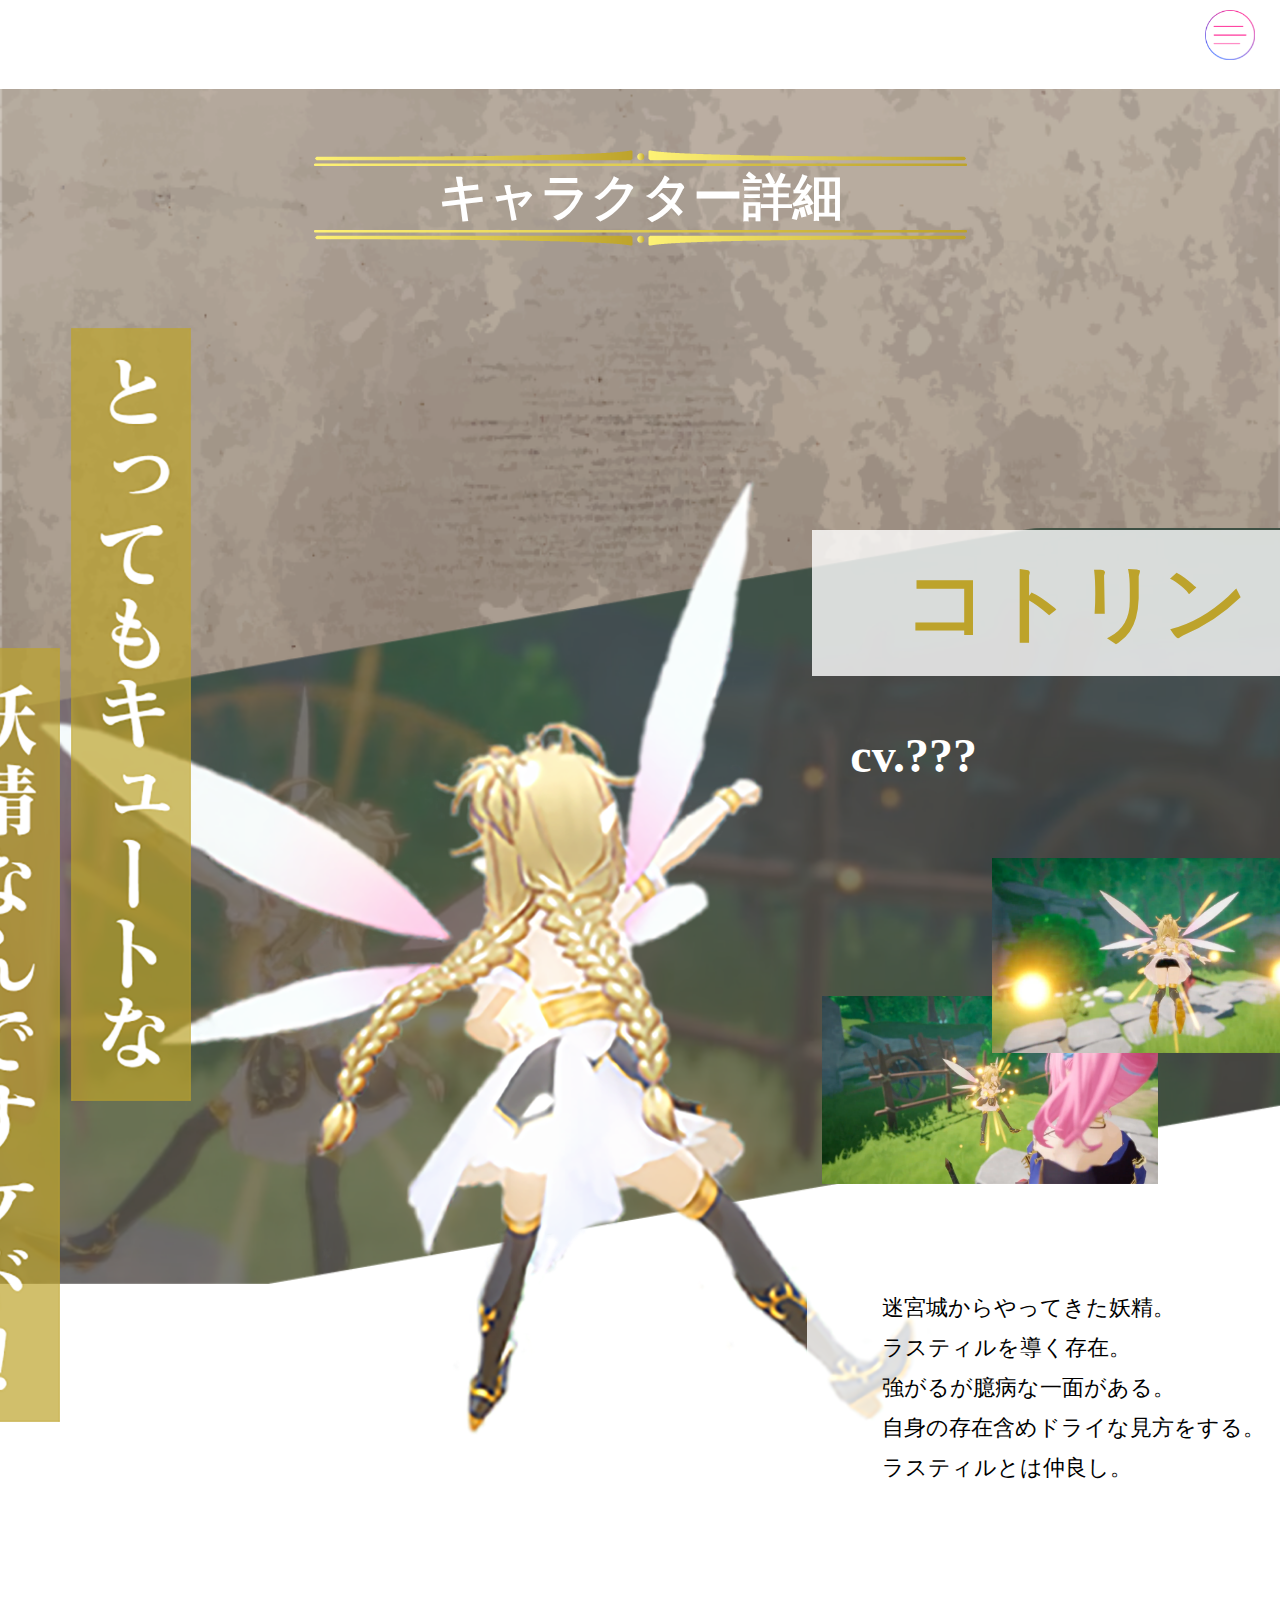
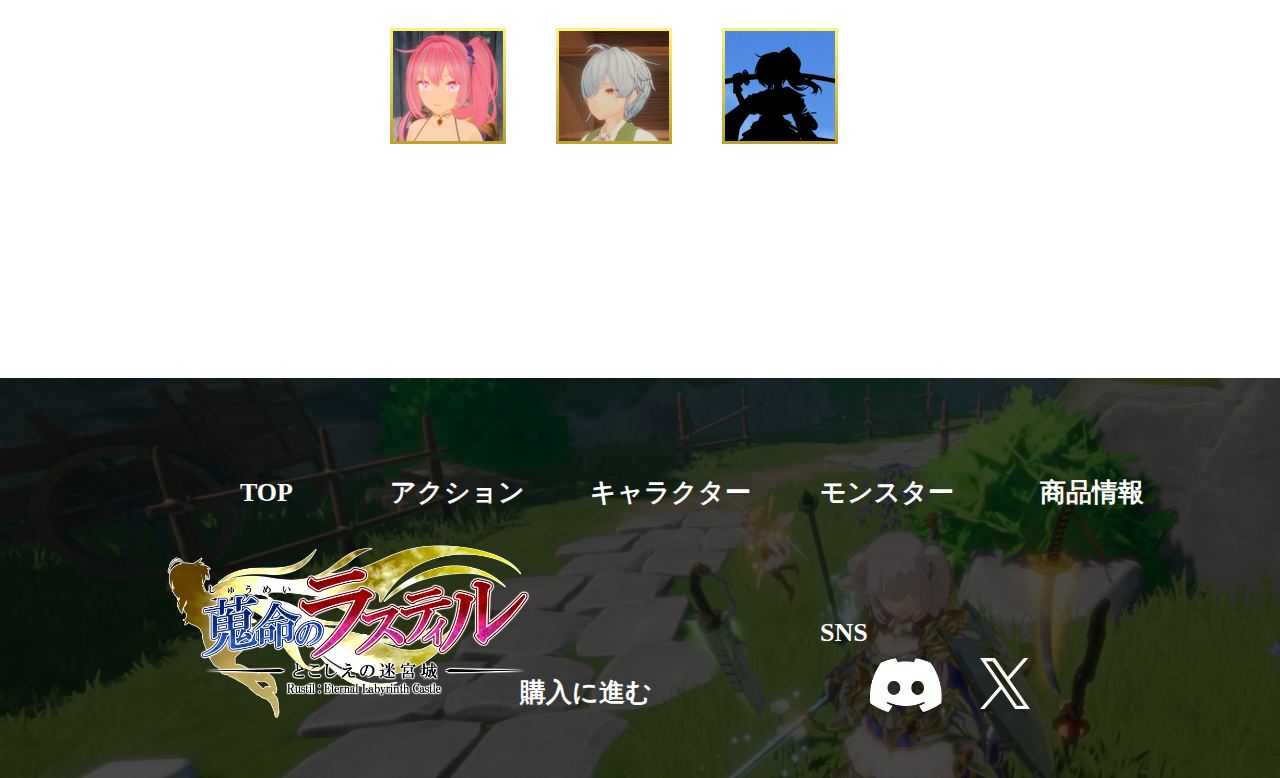
<file: index7.html>
<!DOCTYPE html>
<html lang="ja">
<head>
    <meta charset="UTF-8">
    <meta name="viewport" content="width=device-width, initial-scale=1.0">
    <title>キャラクター詳細-ラスティル-</title>
    <link rel="stylesheet" href="css/cha_2.css">
    <link rel="stylesheet" href="css/destyle.css">
    <script src="script/cha_1.js" defer></script>
    <link rel="preconnect" href="https://fonts.googleapis.com">
    <link rel="preconnect" href="https://fonts.gstatic.com" crossorigin>
    <link href="https://fonts.googleapis.com/css2?family=Kaisei+Decol&family=RocknRoll+One&family=Volkhov:ital,wght@0,400;0,700;1,400;1,700&family=Yuji+Syuku&display=swap" rel="stylesheet">
    <!-- Google tag (gtag.js) -->
    <script async src="https://www.googletagmanager.com/gtag/js?id=G-NTL0EZEXD7"></script>
    <script>
    window.dataLayer = window.dataLayer || [];
    function gtag(){dataLayer.push(arguments);}
    gtag('js', new Date());

    gtag('config', 'G-NTL0EZEXD7');
    </script>
</head>
<body>
    <!-- ヘッダー -->
    <div id="bg">
    <header>
        <div class="navi_btn"></div>
    </header>
    <div id="navi">
        <div class="txt">
            <a href="index.html"><li><p>TOP</p></li></a>
            <a href="index3.html"><li><p>ACTION</p></li></a>
            <a href="index5.html"><li><p>CHARACTER</p></li></a>
            <a href="index2.html"><li><p>MONSTER</p></li></a>
            <a href="index4.html"><li><p>PLODUCTS</p></li></a>
        </div>
    </div> 

        <!-- ファーストビュー -->
    <div id="first">
        <div class="white_back">
            <img src="top/img/white_block.png" alt="" class="white">
        </div>
        <div class="inner-wrap">
            <div class="img">
                <img src="charcter/cha_1/img/waku.png" alt="" class="gold">
            </div>
            <div class="txt">
                <h1>キャラクター詳細</h1>
            </div>
        </div>
    </div>

    <!-- メイン -->
     <div id="mein">
        <div class="bana">
            <img src="charcter/cha_2/img/koto_back.png" alt="" class="back">
        </div>
        <div class="inner-wrap">
            <div class="hontai">
                <img src="charcter/cha_2/img/kotorin.png" alt="" class="hontai">
            </div>
            <div class="midasi">
                <img src="charcter/cha_2/img/bana_1.png" alt="" class="bana_1">
                <img src="charcter/cha_2/img/bana_2.png" alt="" class="bana_2">
            </div>
            <div class="image">
                <img src="charcter/cha_2/img/scsyo_290.png" alt=""  width="348px" class="scyo1">
                <img src="charcter/cha_2/img/scsyo_280.png" alt=""  width="336px" class="scyo2">
            </div>
            <div id="txt">
                <div class="txt_rasu">
                    <h2>コトリン</h2>
                </div>
                <div class="txt_cv">
                    cv.???
                </div>
                <div class="txt_hon">
                    <p>迷宮城からやってきた妖精。<br>
                        ラスティルを導く存在。<br>
                        強がるが臆病な一面がある。<br>
                        自身の存在含めドライな見方をする。<br>
                        ラスティルとは仲良し。</p>
                </div>
            </div>
            <div class="btn_back">
                <a href="index5.html"><h2>Back</h2></a>
            </div>
            <div class="img_sentaku">
                <ul>
                    <a href="index6.html"><li><img src="charcter/cha_2/img/rasu_ko.png" alt=""></li></a>
                    <a href="index8.html"><li><img src="charcter/cha_1/img/ino_ko.png" alt=""></li></a>
                    <li><img src="charcter/cha_1/img/taku_ko.png" alt=""></li>
                </ul>
            </div>
        </div>
     </div>

      <!-- フッター -->
    <div class="hutta">
        <div class="inner-wrap">
            <div class="txt_hu">
                <ol>
                    <li>
                        <a href="index.html"><p class="T">TOP</p></a>
                        <a href="index3.html"><p class="A">アクション</p></a>
                        <a href="index5.html"><p class="C">キャラクター</p></a>
                        <a href="index2.html"><p class="M">モンスター</p></a>
                        <a href="index4.html"><p class="P">商品情報</p></a>
                        <a href="https://store.steampowered.com/app/2162820/_/?l=japanese"><p class="B">購入に進む</p></a>
                        <p class="S">SNS</p>
                    </li>
                </ol>
            </div>
            <div img_hu>
                <img src="top/img/title.png" alt="" class="title2">
                <a href="https://discord.com/channels/1231783690321920070/1232846428930572318"><img src="top/img/1x/disco.png" alt="" class="discode"></a>
                <a href="https://x.com/ys_game_jp"><img src="top/img/x.png" alt="" class="x"></a>
            </div>
        </div>
    </div>
</body>
</html>
</file>
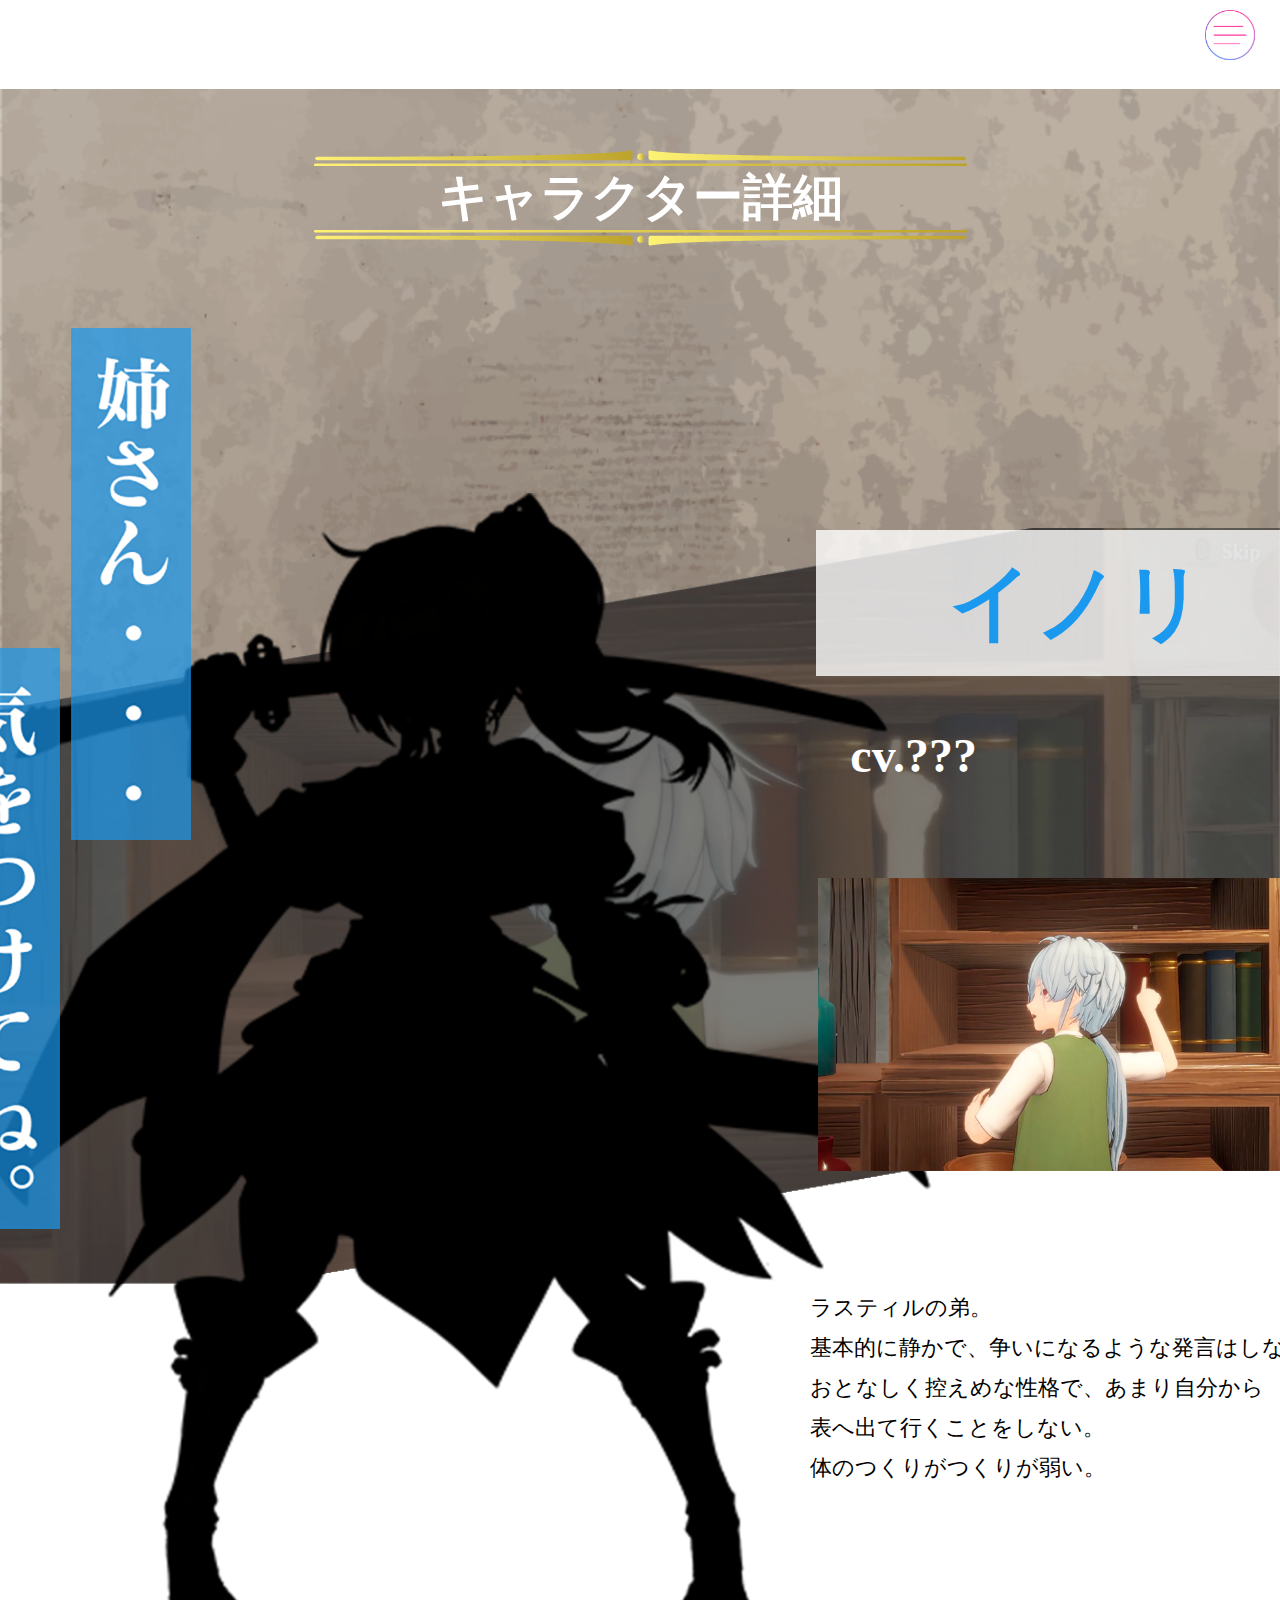
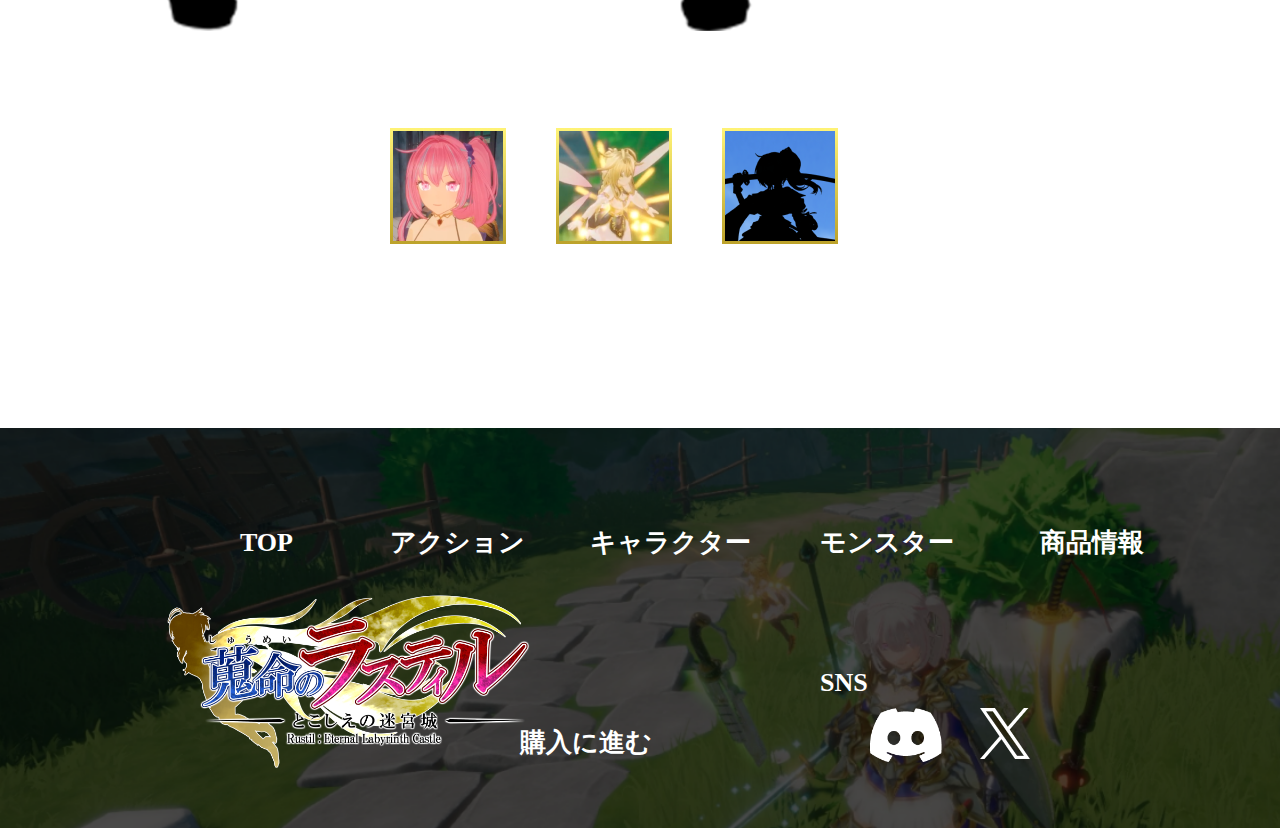
<file: index8.html>
<!DOCTYPE html>
<html lang="ja">
<head>
    <meta charset="UTF-8">
    <meta name="viewport" content="width=device-width, initial-scale=1.0">
    <title>キャラクター詳細-イノリ-</title>
    <link rel="stylesheet" href="css/cha_3.css">
    <link rel="stylesheet" href="css/destyle.css">
    <script src="script/cha_3.js" defer></script>
    <link rel="preconnect" href="https://fonts.googleapis.com">
    <link rel="preconnect" href="https://fonts.gstatic.com" crossorigin>
    <link href="https://fonts.googleapis.com/css2?family=Kaisei+Decol&family=RocknRoll+One&family=Volkhov:ital,wght@0,400;0,700;1,400;1,700&family=Yuji+Syuku&display=swap" rel="stylesheet">
    <!-- Google tag (gtag.js) -->
    <script async src="https://www.googletagmanager.com/gtag/js?id=G-NTL0EZEXD7"></script>
    <script>
    window.dataLayer = window.dataLayer || [];
    function gtag(){dataLayer.push(arguments);}
    gtag('js', new Date());

    gtag('config', 'G-NTL0EZEXD7');
    </script>
</head>
<body>
    <!-- ヘッダー -->
    <div id="bg">
    <header>
        <div class="navi_btn"></div>
    </header>
    <div id="navi">
        <div class="txt">
            <a href="index.html"><li><p>TOP</p></li></a>
            <a href="index3.html"><li><p>ACTION</p></li></a>
            <a href="index5.html"><li><p>CHARACTER</p></li></a>
            <a href="index2.html"><li><p>MONSTER</p></li></a>
            <a href="index4.html"><li><p>PLODUCTS</p></li></a>
        </div>
    </div> 

        <!-- ファーストビュー -->
    <div id="first">
        <div class="white_back">
            <img src="top/img/white_block.png" alt="" class="white">
        </div>
        <div class="inner-wrap">
            <div class="img">
                <img src="charcter/cha_1/img/waku.png" alt="" class="gold">
            </div>
            <div class="txt">
                <h1>キャラクター詳細</h1>
            </div>
        </div>
    </div>

    <!-- メイン -->
     <div id="mein">
        <div class="bana">
            <img src="charcter/cha_3/img/ino_back.png" alt="" class="back">
        </div>
        <div class="inner-wrap">
            <div class="hontai">
                <img src="charcter/cha_3/img/shadow.png" alt="" class="hontai">
            </div>
            <div class="midasi">
                <img src="charcter/cha_3/img/bana_1.png" alt="" class="bana_1">
                <img src="charcter/cha_3/img/bana_2.png" alt="" class="bana_2">
            </div>
            <div class="image">
                <img src="charcter/cha_3/img/iori2.png" alt=""  width="522px" class="scyo1">
            </div>
            <div id="txt">
                <div class="txt_rasu">
                    <h2>イノリ</h2>
                </div>
                <div class="txt_cv">
                    cv.???
                </div>
                <div class="txt_hon">
                    <p>ラスティルの弟。<br>
                        基本的に静かで、争いになるような発言はしない。<br>
                        おとなしく控えめな性格で、あまり自分から<br>
                        表へ出て行くことをしない。<br>
                        体のつくりがつくりが弱い。</p>
                </div>
            </div>
            <div class="btn_back">
                <a href="index5.html"><h2>Back</h2></a>
            </div>
            <div class="img_sentaku">
                <ul>
                    <a href="index6.html"><li><img src="charcter/cha_2/img/rasu_ko.png" alt=""></li></a>
                    <a href="index7.html"><li><img src="charcter/cha_1/img/koto_ko.png" alt=""></li></a>
                    <li><img src="charcter/cha_1/img/taku_ko.png" alt=""></li>
                </ul>
            </div>
        </div>
     </div>

      <!-- フッター -->
    <div class="hutta">
        <div class="inner-wrap">
            <div class="txt_hu">
                <ol>
                    <li>
                        <a href="index.html"><p class="T">TOP</p></a>
                        <a href="index3.html"><p class="A">アクション</p></a>
                        <a href="index5.html"><p class="C">キャラクター</p></a>
                        <a href="index2.html"><p class="M">モンスター</p></a>
                        <a href="index4.html"><p class="P">商品情報</p></a>
                        <a href="https://store.steampowered.com/app/2162820/_/?l=japanese"><p class="B">購入に進む</p></a>
                        <p class="S">SNS</p>
                    </li>
                </ol>
            </div>
            <div img_hu>
                <img src="top/img/title.png" alt="" class="title2">
                <a href="https://discord.com/channels/1231783690321920070/1232846428930572318"><img src="top/img/1x/disco.png" alt="" class="discode"></a>
                <a href="https://x.com/ys_game_jp"><img src="top/img/x.png" alt="" class="x"></a>
            </div>
        </div>
    </div>
</body>
</html>
</file>
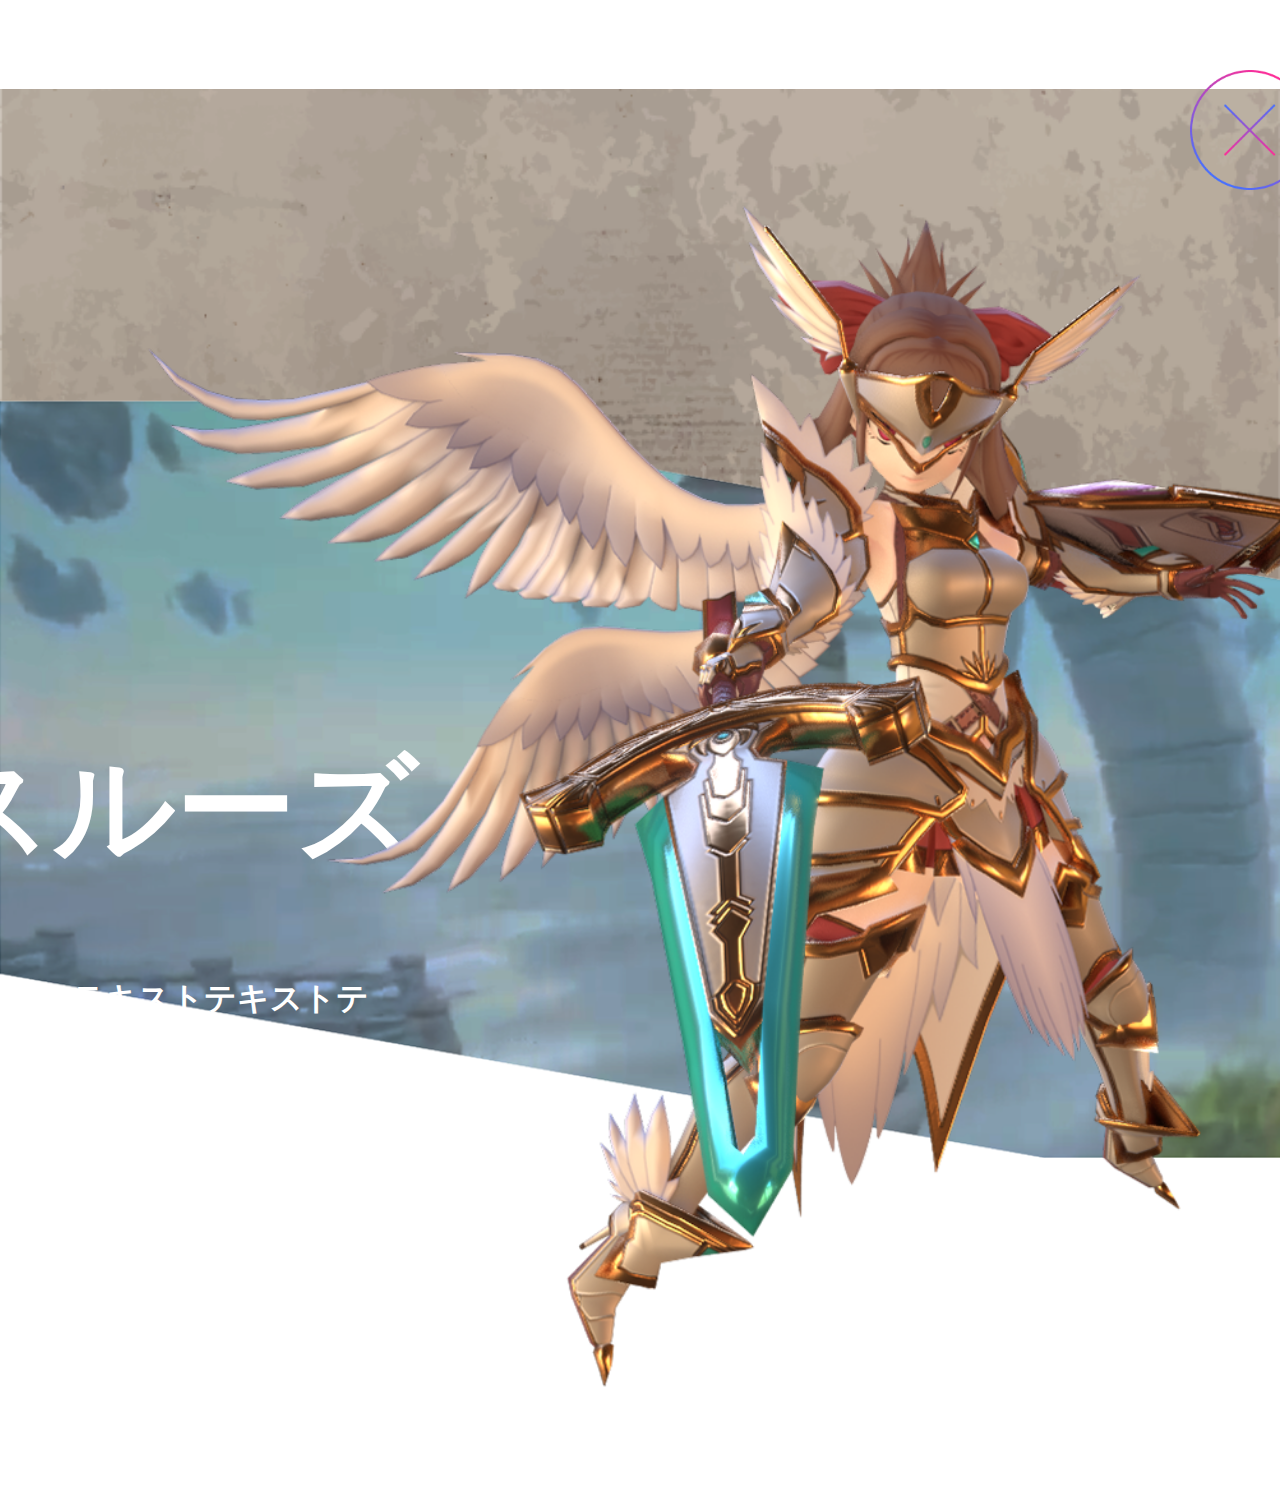
<file: index9.html>
<!DOCTYPE html>
<html lang="ja">
<head>
    <meta charset="UTF-8">
    <meta name="viewport" content="width=device-width, initial-scale=1.0">
    <title>モンスター紹介 〜スルース〜</title>
    <link rel="stylesheet" href="css/destyle.css">
    <link rel="stylesheet" href="css/mon_1.css">
    <script src="script/top.js" defer></script>
    <link rel="preconnect" href="https://fonts.googleapis.com">
    <link rel="preconnect" href="https://fonts.gstatic.com" crossorigin>
    <link href="https://fonts.googleapis.com/css2?family=Kaisei+Decol&family=RocknRoll+One&family=Yuji+Syuku&display=swap" rel="stylesheet">
    <!-- Google tag (gtag.js) -->
    <script async src="https://www.googletagmanager.com/gtag/js?id=G-NTL0EZEXD7"></script>
    <script>
    window.dataLayer = window.dataLayer || [];
    function gtag(){dataLayer.push(arguments);}
    gtag('js', new Date());

    gtag('config', 'G-NTL0EZEXD7');
    </script>
</head>

<body>
    <div id="main">
        <div class="back">
            <img src="monster/mon_1/img/back2.png" alt="" class="haikei">
        </div>
        <div class="inner-wrap">
            <div id="image">
                <div class="hontai">
                    <img src="monster/mon_1/img/suru.png" alt="" class="suru">
                </div>
                <div class="close">
                    <a href="index2.html"><img src="monster/mon_1/img/close.png" alt="" class="close_btn"></a>
                </div>
            </div>
            <div id="txt">
                <h2>スルーズ</h2>
                <p>テキストテキストテキストテ<br>
                    キストテキストテキストテキ<br>
                    ストテキストテキストテキス<br>
                    トテキストテキスト</p>
            </div>
        </div>
    </div>
</body>
</file>
<file: css/mon_2.css>
body {
    color: #fff;
    font-family: "Yuji Mai", serif;
    font-weight: 700;
    position: relative;
    background-image: url(../top/img/back2.png) !important;
    background-repeat: no-repeat;
    background-position: center;
    background-size: 100%;
    background-attachment: fixed;
    height: 1500px;
}

.inner-wrap {
    position: relative;
    width: 1200px;
    margin: 0 auto;
}

.haikei {
    position: absolute;
    width: 100%;
    top: 400px;
}

.hei {
    position: absolute;
    width: 100%;
    top: 380px;
    right: -100px;
}

.close_btn {
    width: 10%;
    margin-top: 70px;
    margin-left: 1150px;
}

#txt {
    position: absolute;
    margin-left: -100px;
    z-index: 100;
}

#txt h2 {
    font-size: 120px;
    margin-left: -10px;
    padding-top: 550px;
}

#txt p {
    font-size: 32px;
    line-height: 60px;
    margin-top: 90px;
}
</file>
<file: css/mon_3.css>
body {
    color: #fff;
    font-family: "Yuji Mai", serif;
    font-weight: 700;
    position: relative;
    background-image: url(../top/img/back2.png) !important;
    background-repeat: no-repeat;
    background-position: center;
    background-size: 100%;
    background-attachment: fixed;
    height: 1500px;
}

.inner-wrap {
    position: relative;
    width: 1200px;
    margin: 0 auto;
}

.haikei {
    position: absolute;
    width: 100%;
    top: 400px;
}

.syuten {
    position: absolute;
    width: 80%;
    top: 200px;
    right: -100px;
}

.close_btn {
    width: 10%;
    margin-top: 70px;
    margin-left: 1150px;
}

#txt {
    position: absolute;
    margin-left: -100px;
    z-index: 100;
}

#txt h2 {
    font-size: 120px;
    margin-left: -10px;
    padding-top: 550px;
}

#txt p {
    font-size: 32px;
    line-height: 60px;
    margin-top: 90px;
}
</file>
<file: css/mon_4.css>
body {
    color: #fff;
    font-family: "Yuji Mai", serif;
    font-weight: 700;
    position: relative;
    background-image: url(../top/img/back2.png) !important;
    background-repeat: no-repeat;
    background-position: center;
    background-size: 100%;
    background-attachment: fixed;
    height: 1500px;
}

.inner-wrap {
    position: relative;
    width: 1200px;
    margin: 0 auto;
}

.haikei {
    position: absolute;
    width: 100%;
    top: 400px;
}

.nama {
    position: absolute;
    width: 100%;
    top: 450px;
    right: -100px;
}

.close_btn {
    width: 10%;
    margin-top: 70px;
    margin-left: 1150px;
}

#txt {
    position: absolute;
    margin-left: -100px;
    z-index: 100;
}

#txt h2 {
    font-size: 120px;
    margin-left: -10px;
    padding-top: 550px;
}

#txt p {
    font-size: 32px;
    line-height: 60px;
    margin-top: 90px;
}
</file>
<file: css/mon_5.css>
body {
    color: #fff;
    font-family: "Yuji Mai", serif;
    font-weight: 700;
    position: relative;
    background-image: url(../top/img/back2.png) !important;
    background-repeat: no-repeat;
    background-position: center;
    background-size: 100%;
    background-attachment: fixed;
    height: 1500px;
}

.inner-wrap {
    position: relative;
    width: 1200px;
    margin: 0 auto;
}

.haikei {
    position: absolute;
    width: 100%;
    top: 400px;
}

.demo {
    position: absolute;
    width: 100%;
    top: 0px;
    right: -100px;
}

.close_btn {
    position: absolute;
    width: 10%;
    margin-top: 70px;
    margin-left: 1150px;
    z-index: 100;
}

#txt {
    position: absolute;
    margin-left: -100px;
    z-index: 100;
}

#txt h2 {
    font-size: 120px;
    margin-left: -10px;
    padding-top: 550px;
}

#txt p {
    font-size: 32px;
    line-height: 60px;
    margin-top: 90px;
}
</file>
<file: css/mon_6.css>
body {
    color: #fff;
    font-family: "Yuji Mai", serif;
    font-weight: 700;
    position: relative;
    background-image: url(../top/img/back2.png) !important;
    background-repeat: no-repeat;
    background-position: center;
    background-size: 100%;
    background-attachment: fixed;
    height: 1500px;
}

.inner-wrap {
    position: relative;
    width: 1200px;
    margin: 0 auto;
}

.haikei {
    position: absolute;
    width: 100%;
    top: 400px;
}

.masyu {
    position: absolute;
    width: 80%;
    top: 370px;
    right: -100px;
}

.close_btn {
    width: 10%;
    margin-top: 70px;
    margin-left: 1150px;
}

#txt {
    position: absolute;
    margin-left: -100px;
    z-index: 100;
}

#txt h2 {
    font-size: 120px;
    margin-left: -10px;
    padding-top: 550px;
}

#txt p {
    font-size: 32px;
    line-height: 60px;
    margin-top: 90px;
}
</file>
<file: css/mon_7.css>
body {
    color: #fff;
    font-family: "Yuji Mai", serif;
    font-weight: 700;
    position: relative;
    background-image: url(../top/img/back2.png) !important;
    background-repeat: no-repeat;
    background-position: center;
    background-size: 100%;
    background-attachment: fixed;
    height: 1500px;
}

.inner-wrap {
    position: relative;
    width: 1200px;
    margin: 0 auto;
}

.haikei {
    position: absolute;
    width: 100%;
    top: 400px;
}

.poizun {
    position: absolute;
    width: 80%;
    top: 370px;
    right: -100px;
}

.close_btn {
    width: 10%;
    margin-top: 70px;
    margin-left: 1150px;
}

#txt {
    position: absolute;
    margin-left: -100px;
    z-index: 100;
}

#txt h2 {
    font-size: 120px;
    margin-left: -10px;
    padding-top: 550px;
}

#txt p {
    font-size: 32px;
    line-height: 60px;
    margin-top: 90px;
}
</file>
<file: css/products.css>
body {
    background-color: #fff;
    font-family: "Yuji Mai", serif;
    color: #FFF;
    position: relative;
}

.white {
    width: 100%;
    height: 2000px;
    position: absolute;
    z-index: 2000;
    opacity: 1;
    transition: ease-in-out 2.3s;
}

.shat {
    opacity: 0;
}

.stop {
    overflow: hidden;
}

/* ハンバーガー */
#navi {
    color: #000;
    position: fixed;
    width: 100%;
    background-color: rgba(255,255,255,1);
    height: 80px;
    padding: 25px;
    line-height: 100px;
    z-index: 100;
    transition: 0.5s ease-in-out;
    opacity: 0;
}

header .navi_btn {
    width: 50px;
    height: 50px;
    background-image: url(../top/img/menu.png);
    background-size: 100%;
    position: fixed;
    right: 25px;
    top: 10px;
    z-index: 2100;
}

#navi .txt {
    position: absolute;
    list-style: none;
    display: flex;
    gap: 100px;
    top: -10px;
    right: 220px;
    z-index: 200;
}

#navi .txt li:hover {
    color: #FF2C96;
    transition: 0.5s;
}

#navi .txt p {
    font-weight: 900;
    font-size: 18px;
}


.open {
    opacity: 1
    !important;
}

.close {
    background-image: url(../top/img/close.png)
    !important;
}

/* ファーストビュー */
#first {
    background-image: url(../products/img/mein.png);
    background-repeat: no-repeat;
    background-position: center;
    background-size: cover;
    height: 650px;
}

#bg {
    background-image: url(../top/img/back2.png) !important;
    background-repeat: no-repeat;
    background-position: center;
    background-size: 100%;
    background-attachment: fixed;
    height: 1500px;
}

.inner-wrap {
    position: relative;
    width: 1200px;
    margin: 0 auto;
}

#first .inner-wrap .txt {
    font-family: "Volkhov", serif;
    font-weight: 400;
    font-size: 80px;
    text-align: center;
    padding-top: 270px;
    text-shadow: 4px 4px 4px #000;
}

#title .txt h1 {
    color: #fff;
    font-size: 60px;
    text-align: center;
    font-weight: 900;
    padding-top: 100px;
}

#title .img .gold {
    width: 50%;
    position: absolute;
    left: 0;
    right: 0;
    margin: 0 auto;
    top: 37px;
}

#title .img .kotorin {
    width: 20%;
    position: absolute;
    left: 50px;
    top: 0;
}

#title .img .kira {
    width: 90%;
    position: absolute;
    left: 70px;
    top: 190px;
}

#honbun {
    margin-top: 50px;
}

#honbun .back .brown {
    width: 100%;
    margin: auto;
    margin-top: 130px;
}

#honbun .txt {
    font-size: 25px;
}

.txt1 {
    position: absolute;
    top: 550px;
    left: 200px;
    line-height: 40px;
}

.txt1_1 {
    font-size: 16px;
    position: absolute;
    top: 590px;
    left: 300px;
}

.txt1::after {
    content: "";
    width: 350px;
    height: 2px;
    display: inline-block;
    background-color: #fff;
    position: absolute;
    bottom: -45px;
    left: 0;
}

.txt2 {
    position: absolute;
    top: 650px;
    left: 200px;
    line-height: 40px;
}

.txt2_1 {
    font-size: 16px;
    position: absolute;
    top: 730px;
    left: 350px;
    line-height: 25px;
}

.txt2::after {
    content: "";
    width: 350px;
    height: 2px;
    display: inline-block;
    background-color: #fff;
    position: absolute;
    bottom: -75px;
    left: 0;
}

.txt2::before {
    content: "";
    width: 350px;
    height: 2px;
    display: inline-block;
    background-color: #fff;
    position: absolute;
    top: -120px;
    left: 0;
}

.txt3 {
    position: absolute;
    top: 820px;
    left: 200px;
    line-height: 40px;
}

.txt3::after {
    content: "";
    width: 350px;
    height: 2px;
    display: inline-block;
    background-color: #fff;
    position: absolute;
    bottom: -26px;
    left: 0;
}

.txt4 {
    position: absolute;
    top: 570px;
    left: 630px;
}

.txt4::after {
    content: "";
    width: 350px;
    height: 2px;
    display: inline-block;
    background-color: #fff;
    position: absolute;
    bottom: -36px;
    left: 0;
}

.txt4::before {
    content: "";
    width: 350px;
    height: 2px;
    display: inline-block;
    background-color: #fff;
    position: absolute;
    top: -40px;
    left: 0;
}


.txt5 {
    position: absolute;
    top: 710px;
    left: 630px;
}

.txt5::after {
    content: "";
    width: 350px;
    height: 2px;
    display: inline-block;
    background-color: #fff;
    position: absolute;
    bottom: -67px;
    left: 0;
}

.txt6 {
    position: absolute;
    top: 850px;
    left: 630px;
}

.txt6::after {
    content: "";
    width: 350px;
    height: 2px;
    display: inline-block;
    background-color: #fff;
    position: absolute;
    bottom: -47px;
    left: 0;
}

#honbun .img .buy {
    width: 35%;
    position: absolute;
    top: 1000px;
    left: 0;
    right: 0;
    margin: 0 auto;
    z-index: 50;
}

.buy1 {
    font-size: 40px;
    font-weight: 900;
    position: absolute;
    left: 520px;
    top: 1040px;
    z-index: 90;
}

.buy2 {
    font-size: 20px;
    font-weight: 900;
    position: absolute;
    left: 557px;
    top: 1095px;
    z-index: 90;
}

@keyframes slideIn_left {
    0% {
      transform: translateX(-180px);
      opacity: 0;
    }
    100% {
      transform: translateX(0);
    }
    40%,100% {
      opacity: 1;
    }
  }

  @keyframes slideIn_right {
    0% {
      transform: translateX(180px);
      opacity: 0;
    }
    100% {
      transform: translateX(0);
    }
    40%,100% {
      opacity: 1;
    }
  }

/* フッター */
.hutta {
    background-image: url(../top/img/hutta_back.png),url(../top/img/hutta_kuro.png);
    background-repeat: no-repeat;
    background-position: center;
    background-size: cover;
    height: 400px;
    margin-top: 200px;
}

li {
    font-size: 26px;
}

.T {
    position: absolute;
    top: 100px;
    left: 200px;
    z-index: 1000;
    transition: ease-in-out 0.5s;
}

.T:hover {
    color: #2D47DC;
}

.A {
    position: absolute;
    top: 100px;
    left: 350px;
    z-index: 1000;
    transition: ease-in-out 0.5s;
}

.A:hover {
    color: #2D47DC;
}

.C {
    position: absolute;
    top: 100px;
    left: 550px;
    z-index: 1000;
    transition: ease-in-out 0.5s;
}

.C:hover {
    color: #2D47DC;
}

.M {
    position: absolute;
    top: 100px;
    left: 780px;
    z-index: 1000;
    transition: ease-in-out 0.5s;
}

.M:hover {
    color: #2D47DC;
}

.P {
    position: absolute;
    top: 100px;
    left: 1000px;
    z-index: 1000;
    transition: ease-in-out 0.5s;
}

.P:hover {
    color: #2D47DC;
}

.B {
    position: absolute;
    top: 300px;
    left: 480px;
    z-index: 1000;
    transition: ease-in-out 0.5s;
}

.B:hover {
    color: #2D47DC;
}

.S {
    position: absolute;
    top: 240px;
    left: 780px;
}

.discode {
    width: 6%;
    position: absolute;
    top: 280px;
    left: 830px;
    z-index: 1000;
}

.x {
    position: absolute;
    top: 280px;
    left: 940px;
    z-index: 1000;
}

.title2 {
    width: 380px;
    position: absolute;
    top: 160px;
    left: 120px;
}
</file>
<file: css/character.css>
body {
    color: #fff;
    font-family: "Yuji Mai", serif;
    font-weight: 700;
}
#navi {
    color: #000;
    position: fixed;
    width: 100%;
    background-color: rgba(255,255,255,1);
    height: 80px;
    padding: 25px;
    line-height: 100px;
    z-index: 100;
    transition: 0.5s ease-in-out;
    opacity: 0;
}

header .navi_btn {
    width: 50px;
    height: 50px;
    background-image: url(../top/img/menu.png);
    background-size: 100%;
    position: fixed;
    right: 25px;
    top: 10px;
    z-index: 2100;
}

#navi .txt {
    position: absolute;
    list-style: none;
    display: flex;
    gap: 100px;
    top: -10px;
    right: 220px;
    z-index: 200;
}

#navi .txt li:hover {
    color: #FF2C96;
    transition: 0.5s;
}

#navi .txt p {
    font-size: 18px;
}


.open {
    opacity: 1
    !important;
}

.close {
    background-image: url(../top/img/close.png)
    !important;
}

.shat {
    opacity: 0;
}

.stop {
    overflow: hidden;
}

/* ファーストビュー */

#bg {
    transition: 0.6s ease-in;
    height: 2700px;
}

.bg_00 {
    background-image: url(../charcter/img/back2.png) !important;
    background-repeat: no-repeat;
    background-position: center;
    background-size: cover;
    height: 1000px;
    background-attachment: fixed;
}

.bg_01 {
    background-image: url(../charcter/img/rasu_back.png) !important;
    background-repeat: no-repeat;
    background-position: center;
    background-size: cover;
    height: 2000px;
    background-attachment: fixed;
}

.bg_02 {
    background-image: url(../charcter/img/kotorin_back\ .png) !important;
    background-repeat: no-repeat;
    background-position: center;
    background-size: cover;
    background-attachment: fixed;
}

.bg_03 {
    background-image: url(../charcter/img/inori_back.png) !important;
    background-repeat: no-repeat;
    background-position: center;
    background-size: cover;
    background-attachment: fixed;
}

.bg_04 {
    background-image: url(../charcter/img/rasu_back.png) !important;
    background-repeat: no-repeat;
    background-position: center;
    background-size: cover;
    background-attachment: fixed;
}

.bg_05 {
    background-image: url(../charcter/img/eiyu_back.png) !important;
    background-repeat: no-repeat;
    background-position: center;
    background-size: cover;
    background-attachment: fixed;
}

.inner-wrap {
    position: relative;
    width: 1200px;
    margin: 0 auto;
}

#first .inner-wrap .txt {
    font-family: "Volkhov", serif;
    font-weight: 400;
    font-size: 80px;
    text-align: center;
    padding-top: 270px;
    text-shadow: 4px 4px 4px #000;
}

/* メイン */
#first {
    background-image: url(../charcter/img/mein.png);
    background-repeat: no-repeat;
    background-position: center;
    background-size: cover;
    height: 650px;
}

.white {
    width: 100%;
    height: 2000px;
    position: absolute;
    z-index: 2000;
    opacity: 1;
    transition: ease-in-out 2.3s;
}

.white_back .white.shat {
    opacity: 0;
}

.z-in {
    z-index: 10;
}

/* キャラクター */

.midasi {
    padding-bottom: 150px;
}
.gold {
    width: 40%;
    display: block;
    margin: 0 auto;
    padding-top: 50px;
}

.waku {
    position: absolute;
    width: 40%;
    display: block;
    left: 0;
    right: 0;
    margin: 0 auto;
    top: 93px;
    z-index: 1;
}

.midasi .txt h2 {
    position: absolute;
    width: 100%;
    font-size: 40px;
    font-weight: bold;
    text-align: center;
    margin-top: -98px;
    z-index: 100;
}

#chara ul {
    position: absolute;
    z-index: 200;
}

#rasu {
    position: absolute;
    top: -50px;
    transition: 0.5s ease;
}

#rasu:hover {
    top: -70px;
}

#koto {
    position: absolute;
    top: -80px;
    left: 260px;
    transition: 0.5s ease;
}

#koto:hover {
    top: -110px;
}

#ino {
    position: absolute;
    top: -65px;
    left: 655px;
    transition: 0.5s ease;
}

#ino:hover {
    top: -80px;
}

#tak {
    position: absolute;
    top: -65px;
    left:980px;
    transition: 0.5s ease;
}

#tak:hover {
    top: -80px;
}

#chara .cha_back {
    position: absolute;
    display: flex;
    justify-content: center;
    align-items: center;
    column-gap: 70px;
    z-index: 100;
}

#eiyu {
    margin-top: 480px;
}

#eiyu .midasi .txt p {
    color: #fff;
    font-size: 40px;
    font-weight: 900;
    text-align: center;
    padding-top: 50px;
    line-height: 60px;
}

#eiyu ul {
    position: absolute;
    display: flex; 
    flex-wrap: wrap;
    justify-content: center;
    align-items: center;
    width: 1200px;
    gap: 80px;
    top: 550px;
}

#chara .inner-wrap .cha .cha_img .rasu:hover {
    background-image: url(../charcter/img/rasu_back.png);
}

/* フッター */
.hutta {
    background-image: url(../top/img/hutta_back.png),url(../top/img/hutta_kuro.png);
    background-repeat: no-repeat;
    background-position: center;
    background-size: cover;
    height: 400px;
}

li {
    font-size: 26px;
}

.T {
    position: absolute;
    top: 100px;
    left: 200px;
    z-index: 1000;
    transition: ease-in-out 0.5s;
}

.T:hover {
    color: #2D47DC;
}

.A {
    position: absolute;
    top: 100px;
    left: 350px;
    z-index: 1000;
    transition: ease-in-out 0.5s;
}

.A:hover {
    color: #2D47DC;
}

.C {
    position: absolute;
    top: 100px;
    left: 550px;
    z-index: 1000;
    transition: ease-in-out 0.5s;
}

.C:hover {
    color: #2D47DC;
}

.M {
    position: absolute;
    top: 100px;
    left: 780px;
    z-index: 1000;
    transition: ease-in-out 0.5s;
}

.M:hover {
    color: #2D47DC;
}

.P {
    position: absolute;
    top: 100px;
    left: 1000px;
    z-index: 1000;
    transition: ease-in-out 0.5s;
}

.P:hover {
    color: #2D47DC;
}

.B {
    position: absolute;
    top: 300px;
    left: 480px;
    z-index: 1000;
    transition: ease-in-out 0.5s;
}

.B:hover {
    color: #2D47DC;
}

.S {
    position: absolute;
    top: 240px;
    left: 780px;
}

.discode {
    width: 6%;
    position: absolute;
    top: 280px;
    left: 830px;
    z-index: 1000;
}

.x {
    position: absolute;
    top: 280px;
    left: 940px;
    z-index: 1000;
}

.title2 {
    width: 380px;
    position: absolute;
    top: 160px;
    left: 120px;
}

.on {
    opacity: 1 !important;
}

.off {
    opacity: 0 !important;
}
</file>
<file: css/cha_1.css>
body {
    color: #fff;
    font-family: "Yuji Mai", serif;
    font-weight: 700;
    position: relative;
    background-image: url(../top/img/back2.png) !important;
    background-repeat: no-repeat;
    background-position: center;
    background-size: 100%;
    background-attachment: fixed;
    height: 2000px;
}
   
#navi {
    color: #000;
    position: fixed;
    width: 100%;
    background-color: rgba(255,255,255,1);
    height: 80px;
    padding: 25px;
    line-height: 100px;
    z-index: 100;
    transition: 0.5s ease-in-out;
    opacity: 0;
}

header .navi_btn {
    width: 50px;
    height: 50px;
    background-image: url(../top/img/menu.png);
    background-size: 100%;
    position: fixed;
    right: 25px;
    top: 10px;
    z-index: 2100;
}

#navi .txt {
    position: absolute;
    list-style: none;
    display: flex;
    gap: 100px;
    top: -10px;
    right: 220px;
    z-index: 200;
}

#navi .txt li:hover {
    color: #FF2C96;
    transition: 0.5s;
}

#navi .txt p {
    font-size: 18px;
}


.open {
    opacity: 1
    !important;
}

.close {
    background-image: url(../top/img/close.png)
    !important;
}

.shat {
    opacity: 0;
}

.stop {
    overflow: hidden;
}

.inner-wrap {
    position: relative;
    width: 1200px;
    margin: 0 auto;
}

#first .inner-wrap .txt {
    font-family: "Volkhov", serif;
    font-weight: 900;
    font-size: 50px;
    text-align: center;
    padding-top: 170px;
}

/* メイン */
.white {
    width: 100%;
    height: 2000px;
    position: absolute;
    z-index: 2000;
    opacity: 1;
    transition: ease-in-out 2.3s;
}

.white_back .white.shat {
    opacity: 0;
}

.gold {
    position: absolute;
    top: 150px;
    left: 0;
    right: 0;
    margin: 0 auto;
}

.back {
    position: absolute;
    width: 100%;
    margin-top: 300px;
}

.hontai{
    position: absolute;
    width: 90%;
    top: 100px;
    left: -25px;
}

.bana_1 {
    width: 10%;
    position: absolute;
    top: 100px;
    left: 31px;
}

.bana_2 {
    width: 10%;
    position: absolute;
    top: 195px;
    left: -100px;
}

.txt_rasu {
    font-size: 84px;
    color: #FF2C96;
    position: absolute;
    top: 302px;
    right: -100px;
    background-color: rgba(255,255,255,0.8);
    padding: 25px 55px;
}

.txt_cv {
    font-size: 48px;
    position: absolute;
    top: 500px;
    right: 263px;
}

.scyo1 {
    position: absolute;
    top: 630px;
    right: -100px;
    z-index: 10;
}

.scyo2 {
    position: absolute;
    top: 768px;
    right: 82px;
    z-index: 1;
}

.txt_hon p {
    color: #000;
    font-family: "Sawarabi Gothic", serif;
    font-size: 21.6px;
    font-weight: 100;
    line-height: 40px;
    position: absolute;
    top: 1045px;
    right: -105px;
    background-color: rgba(255,255,255,0.8);
    padding: 15px;
}

.img_sentaku ul {
    position: absolute;
    width: 500px;
    display: flex;
    gap: 50px;
    left: 0;
    right: 0;
    margin: 0 auto;
    top: 1500px;
    z-index: 100;
}

.btn_back h2{
    position: absolute;
    font-size: 48px;
    top: 1680px;
    left: 515px;
    transition: ease-in-out 0.5s;
    z-index: 100;
}

.btn_back:hover {
    color: #2D47DC;
}

/* フッター */
.hutta {
    background-image: url(../top/img/hutta_back.png),url(../top/img/hutta_kuro.png);
    background-repeat: no-repeat;
    background-position: center;
    background-size: cover;
    height: 400px;
    margin-top: 1800px;
}

li {
    font-size: 26px;
}

.T {
    position: absolute;
    top: 100px;
    left: 200px;
    z-index: 1000;
    transition: ease-in-out 0.5s;
}

.T:hover {
    color: #2D47DC;
}

.A {
    position: absolute;
    top: 100px;
    left: 350px;
    z-index: 1000;
    transition: ease-in-out 0.5s;
}

.A:hover {
    color: #2D47DC;
}

.C {
    position: absolute;
    top: 100px;
    left: 550px;
    z-index: 1000;
    transition: ease-in-out 0.5s;
}

.C:hover {
    color: #2D47DC;
}

.M {
    position: absolute;
    top: 100px;
    left: 780px;
    z-index: 1000;
    transition: ease-in-out 0.5s;
}

.M:hover {
    color: #2D47DC;
}

.P {
    position: absolute;
    top: 100px;
    left: 1000px;
    z-index: 1000;
    transition: ease-in-out 0.5s;
}

.P:hover {
    color: #2D47DC;
}

.B {
    position: absolute;
    top: 300px;
    left: 480px;
    z-index: 1000;
    transition: ease-in-out 0.5s;
}

.B:hover {
    color: #2D47DC;
}

.S {
    position: absolute;
    top: 240px;
    left: 780px;
}

.discode {
    width: 6%;
    position: absolute;
    top: 280px;
    left: 830px;
    z-index: 1000;
}

.x {
    position: absolute;
    top: 280px;
    left: 940px;
    z-index: 1000;
}

.title2 {
    width: 380px;
    position: absolute;
    top: 160px;
    left: 120px;
}

.on {
    opacity: 1 !important;
}

.off {
    opacity: 0 !important;
}
</file>
<file: css/cha_2.css>
body {
    color: #fff;
    font-family: "Yuji Mai", serif;
    font-weight: 700;
    position: relative;
    background-image: url(../charcter/cha_1/img/back2.png) !important;
    background-repeat: no-repeat;
    background-position: center;
    background-size: 100%;
    background-attachment: fixed;
    height: 2000px;
}
   
#navi {
    color: #000;
    position: fixed;
    width: 100%;
    background-color: rgba(255,255,255,1);
    height: 80px;
    padding: 25px;
    line-height: 100px;
    z-index: 100;
    transition: 0.5s ease-in-out;
    opacity: 0;
}

header .navi_btn {
    width: 50px;
    height: 50px;
    background-image: url(../top/img/menu.png);
    background-size: 100%;
    position: fixed;
    right: 25px;
    top: 10px;
    z-index: 2100;
}

#navi .txt {
    position: absolute;
    list-style: none;
    display: flex;
    gap: 100px;
    top: -10px;
    right: 220px;
    z-index: 200;
}

#navi .txt li:hover {
    color: #FF2C96;
    transition: 0.5s;
}

#navi .txt p {
    font-size: 18px;
}


.open {
    opacity: 1
    !important;
}

.close {
    background-image: url(../top/img/close.png)
    !important;
}

.shat {
    opacity: 0;
}

.stop {
    overflow: hidden;
}

.inner-wrap {
    position: relative;
    width: 1200px;
    margin: 0 auto;
}

#first .inner-wrap .txt {
    font-family: "Volkhov", serif;
    font-weight: 900;
    font-size: 50px;
    text-align: center;
    padding-top: 170px;
}

/* メイン */
.white {
    width: 100%;
    height: 2000px;
    position: absolute;
    z-index: 2000;
    opacity: 1;
    transition: ease-in-out 2.3s;
}

.white_back .white.shat {
    opacity: 0;
}

.gold {
    position: absolute;
    top: 150px;
    left: 0;
    right: 0;
    margin: 0 auto;
}

.back {
    position: absolute;
    width: 100%;
    margin-top: 300px;
}

.hontai{
    position: absolute;
    width: 90%;
    top: 100px;
    left: -25px;
}

.bana_1 {
    width: 10%;
    position: absolute;
    top: 100px;
    left: 31px;
}

.bana_2 {
    width: 10%;
    position: absolute;
    top: 420px;
    left: -100px;
}

.txt_rasu {
    font-size: 84px;
    color: #BDA32B;
    position: absolute;
    top: 302px;
    right: -100px;
    background-color: rgba(255,255,255,0.8);
    padding: 25px 92px;
}

.txt_cv {
    font-size: 48px;
    position: absolute;
    top: 500px;
    right: 263px;
}

.scyo1 {
    position: absolute;
    top: 630px;
    right: -100px;
    z-index: 10;
}

.scyo2 {
    position: absolute;
    top: 768px;
    right: 82px;
    z-index: 1;
}

.txt_hon p {
    color: #000;
    font-family: "Sawarabi Gothic", serif;
    font-size: 21.6px;
    font-weight: 100;
    line-height: 40px;
    position: absolute;
    top: 1045px;
    right: -100px;
    background-color: rgba(255,255,255,0.8);
    padding: 15px 75px;
}

.img_sentaku ul {
    position: absolute;
    width: 500px;
    display: flex;
    gap: 50px;
    left: 0;
    right: 0;
    margin: 0 auto;
    top: 1400px;
    z-index: 100;
}

.btn_back h2{
    position: absolute;
    font-size: 48px;
    top: 1610px;
    left: 515px;
    transition: ease-in-out 0.5s;
    z-index: 100;
}

.btn_back:hover {
    color: #2D47DC;
}

/* フッター */
.hutta {
    background-image: url(../top/img/hutta_back.png),url(../top/img/hutta_kuro.png);
    background-repeat: no-repeat;
    background-position: center;
    background-size: cover;
    height: 400px;
    margin-top: 1750px;
}

li {
    font-size: 26px;
}

.T {
    position: absolute;
    top: 100px;
    left: 200px;
    z-index: 1000;
    transition: ease-in-out 0.5s;
}

.T:hover {
    color: #2D47DC;
}

.A {
    position: absolute;
    top: 100px;
    left: 350px;
    z-index: 1000;
    transition: ease-in-out 0.5s;
}

.A:hover {
    color: #2D47DC;
}

.C {
    position: absolute;
    top: 100px;
    left: 550px;
    z-index: 1000;
    transition: ease-in-out 0.5s;
}

.C:hover {
    color: #2D47DC;
}

.M {
    position: absolute;
    top: 100px;
    left: 780px;
    z-index: 1000;
    transition: ease-in-out 0.5s;
}

.M:hover {
    color: #2D47DC;
}

.P {
    position: absolute;
    top: 100px;
    left: 1000px;
    z-index: 1000;
    transition: ease-in-out 0.5s;
}

.P:hover {
    color: #2D47DC;
}

.B {
    position: absolute;
    top: 300px;
    left: 480px;
    z-index: 1000;
    transition: ease-in-out 0.5s;
}

.B:hover {
    color: #2D47DC;
}

.S {
    position: absolute;
    top: 240px;
    left: 780px;
}

.discode {
    width: 6%;
    position: absolute;
    top: 280px;
    left: 830px;
    z-index: 1000;
}

.x {
    position: absolute;
    top: 280px;
    left: 940px;
    z-index: 1000;
}

.title2 {
    width: 380px;
    position: absolute;
    top: 160px;
    left: 120px;
}

.on {
    opacity: 1 !important;
}

.off {
    opacity: 0 !important;
}
</file>
<file: css/cha_3.css>
body {
    color: #fff;
    font-family: "Yuji Mai", serif;
    font-weight: 700;
    position: relative;
    background-image: url(../top/img/back2.png) !important;
    background-repeat: no-repeat;
    background-position: center;
    background-size: 100%;
    background-attachment: fixed;
    height: 2000px;
}
   
#navi {
    color: #000;
    position: fixed;
    width: 100%;
    background-color: rgba(255,255,255,1);
    height: 80px;
    padding: 25px;
    line-height: 100px;
    z-index: 100;
    transition: 0.5s ease-in-out;
    opacity: 0;
}

header .navi_btn {
    width: 50px;
    height: 50px;
    background-image: url(../top/img/menu.png);
    background-size: 100%;
    position: fixed;
    right: 25px;
    top: 10px;
    z-index: 2100;
}

#navi .txt {
    position: absolute;
    list-style: none;
    display: flex;
    gap: 100px;
    top: -10px;
    right: 220px;
    z-index: 200;
}

#navi .txt li:hover {
    color: #FF2C96;
    transition: 0.5s;
}

#navi .txt p {
    font-size: 18px;
}


.open {
    opacity: 1
    !important;
}

.close {
    background-image: url(../top/img/close.png)
    !important;
}

.shat {
    opacity: 0;
}

.stop {
    overflow: hidden;
}

.inner-wrap {
    position: relative;
    width: 1200px;
    margin: 0 auto;
}

#first .inner-wrap .txt {
    font-family: "Volkhov", serif;
    font-weight: 900;
    font-size: 50px;
    text-align: center;
    padding-top: 170px;
}

/* メイン */
.white {
    width: 100%;
    height: 2000px;
    position: absolute;
    z-index: 2000;
    opacity: 1;
    transition: ease-in-out 2.3s;
}

.white_back .white.shat {
    opacity: 0;
}

.gold {
    position: absolute;
    top: 150px;
    left: 0;
    right: 0;
    margin: 0 auto;
}

.back {
    position: absolute;
    width: 100%;
    margin-top: 300px;
}

.hontai{
    position: absolute;
    width: 90%;
    top: 100px;
    left: -25px;
}

.bana_1 {
    width: 10%;
    position: absolute;
    top: 100px;
    left: 31px;
}

.bana_2 {
    width: 10%;
    position: absolute;
    top: 420px;
    left: -100px;
}

.txt_rasu {
    font-size: 84px;
    color: #1A99EE;
    position: absolute;
    top: 302px;
    right: -100px;
    background-color: rgba(255,255,255,0.8);
    padding: 25px 133px;
}

.txt_cv {
    font-size: 48px;
    position: absolute;
    top: 500px;
    right: 263px;
}

.scyo1 {
    position: absolute;
    top: 650px;
    right: -100px;
    z-index: 10;
}

.txt_hon p {
    color: #000;
    font-family: "Sawarabi Gothic", serif;
    font-size: 21.6px;
    font-weight: 100;
    line-height: 40px;
    position: absolute;
    top: 1045px;
    right: -105px;
    background-color: rgba(255,255,255,0.8);
    padding: 15px;
}

.img_sentaku ul {
    position: absolute;
    width: 500px;
    display: flex;
    gap: 50px;
    left: 0;
    right: 0;
    margin: 0 auto;
    top: 1500px;
    z-index: 100;
}

.btn_back h2{
    position: absolute;
    font-size: 48px;
    top: 1680px;
    left: 515px;
    transition: ease-in-out 0.5s;
    z-index: 100;
}

.btn_back:hover {
    color: #2D47DC;
}

/* フッター */
.hutta {
    background-image: url(../top/img/hutta_back.png),url(../top/img/hutta_kuro.png);
    background-repeat: no-repeat;
    background-position: center;
    background-size: cover;
    height: 400px;
    margin-top: 1800px;
}

li {
    font-size: 26px;
}

.T {
    position: absolute;
    top: 100px;
    left: 200px;
    z-index: 1000;
    transition: ease-in-out 0.5s;
}

.T:hover {
    color: #2D47DC;
}

.A {
    position: absolute;
    top: 100px;
    left: 350px;
    z-index: 1000;
    transition: ease-in-out 0.5s;
}

.A:hover {
    color: #2D47DC;
}

.C {
    position: absolute;
    top: 100px;
    left: 550px;
    z-index: 1000;
    transition: ease-in-out 0.5s;
}

.C:hover {
    color: #2D47DC;
}

.M {
    position: absolute;
    top: 100px;
    left: 780px;
    z-index: 1000;
    transition: ease-in-out 0.5s;
}

.M:hover {
    color: #2D47DC;
}

.P {
    position: absolute;
    top: 100px;
    left: 1000px;
    z-index: 1000;
    transition: ease-in-out 0.5s;
}

.P:hover {
    color: #2D47DC;
}

.B {
    position: absolute;
    top: 300px;
    left: 480px;
    z-index: 1000;
    transition: ease-in-out 0.5s;
}

.B:hover {
    color: #2D47DC;
}

.S {
    position: absolute;
    top: 240px;
    left: 780px;
}

.discode {
    width: 6%;
    position: absolute;
    top: 280px;
    left: 830px;
    z-index: 1000;
}

.x {
    position: absolute;
    top: 280px;
    left: 940px;
    z-index: 1000;
}

.title2 {
    width: 380px;
    position: absolute;
    top: 160px;
    left: 120px;
}

.on {
    opacity: 1 !important;
}

.off {
    opacity: 0 !important;
}
</file>
<file: css/mon_1.css>
body {
    color: #fff;
    font-family: "Yuji Mai", serif;
    font-weight: 700;
    position: relative;
    background-image: url(../top/img/back2.png) !important;
    background-repeat: no-repeat;
    background-position: center;
    background-size: 100%;
    background-attachment: fixed;
    height: 1500px;
}

.inner-wrap {
    position: relative;
    width: 1200px;
    margin: 0 auto;
}

.haikei {
    position: absolute;
    width: 100%;
    top: 400px;
}

.suru {
    position: absolute;
    width: 100%;
    top: 200px;
    right: -100px;
}

.close_btn {
    width: 10%;
    margin-top: 70px;
    margin-left: 1150px;
}

#txt {
    margin-left: -100px;
}

#txt h2 {
    font-size: 120px;
    margin-left: -10px;
    padding-top: 550px;
}

#txt p {
    font-size: 32px;
    line-height: 60px;
    margin-top: 90px;
}
</file>
<file: css/destyle.css>
/*! destyle.css v2.0.2 | MIT License | https://github.com/nicolas-cusan/destyle.css */

/* Reset box-model and set borders */
/* ============================================ */

*,
::before,
::after {
  box-sizing: border-box;
  border-style: solid;
  border-width: 0;
}

/* Document */
/* ============================================ */

/**
 * 1. Correct the line height in all browsers.
 * 2. Prevent adjustments of font size after orientation changes in iOS.
 * 3. Remove gray overlay on links for iOS.
 */

html {
  line-height: 1.15; /* 1 */
  -webkit-text-size-adjust: 100%; /* 2 */
  -webkit-tap-highlight-color: transparent; /* 3*/
}

/* Sections */
/* ============================================ */

/**
 * Remove the margin in all browsers.
 */

body {
  margin: 0;
}

/**
 * Render the `main` element consistently in IE.
 */

main {
  display: block;
}

/* Vertical rhythm */
/* ============================================ */

p,
table,
blockquote,
address,
pre,
iframe,
form,
figure,
dl {
  margin: 0;
}

/* Headings */
/* ============================================ */

h1,
h2,
h3,
h4,
h5,
h6 {
  font-size: inherit;
  line-height: inherit;
  font-weight: inherit;
  margin: 0;
}

/* Lists (enumeration) */
/* ============================================ */

ul,
ol {
  margin: 0;
  padding: 0;
  list-style: none;
}

/* Lists (definition) */
/* ============================================ */

dt {
  font-weight: bold;
}

dd {
  margin-left: 0;
}

/* Grouping content */
/* ============================================ */

/**
 * 1. Add the correct box sizing in Firefox.
 * 2. Show the overflow in Edge and IE.
 */

hr {
  box-sizing: content-box; /* 1 */
  height: 0; /* 1 */
  overflow: visible; /* 2 */
  border-top-width: 1px;
  margin: 0;
  clear: both;
  color: inherit;
}

/**
 * 1. Correct the inheritance and scaling of font size in all browsers.
 * 2. Correct the odd `em` font sizing in all browsers.
 */

pre {
  font-family: monospace, monospace; /* 1 */
  font-size: inherit; /* 2 */
}

address {
  font-style: inherit;
}

/* Text-level semantics */
/* ============================================ */

/**
 * Remove the gray background on active links in IE 10.
 */

a {
  background-color: transparent;
  text-decoration: none;
  color: inherit;
}

/**
 * 1. Remove the bottom border in Chrome 57-
 * 2. Add the correct text decoration in Chrome, Edge, IE, Opera, and Safari.
 */

abbr[title] {
  text-decoration: underline; /* 2 */
  text-decoration: underline dotted; /* 2 */
}

/**
 * Add the correct font weight in Chrome, Edge, and Safari.
 */

b,
strong {
  font-weight: bolder;
}

/**
 * 1. Correct the inheritance and scaling of font size in all browsers.
 * 2. Correct the odd `em` font sizing in all browsers.
 */

code,
kbd,
samp {
  font-family: monospace, monospace; /* 1 */
  font-size: inherit; /* 2 */
}

/**
 * Add the correct font size in all browsers.
 */

small {
  font-size: 80%;
}

/**
 * Prevent `sub` and `sup` elements from affecting the line height in
 * all browsers.
 */

sub,
sup {
  font-size: 75%;
  line-height: 0;
  position: relative;
  vertical-align: baseline;
}

sub {
  bottom: -0.25em;
}

sup {
  top: -0.5em;
}

/* Embedded content */
/* ============================================ */

/**
 * Prevent vertical alignment issues.
 */

img,
embed,
object,
iframe {
  vertical-align: bottom;
}

/* Forms */
/* ============================================ */

/**
 * Reset form fields to make them styleable
 */

button,
input,
optgroup,
select,
textarea {
  -webkit-appearance: none;
  appearance: none;
  vertical-align: middle;
  color: inherit;
  font: inherit;
  background: transparent;
  padding: 0;
  margin: 0;
  outline: 0;
  border-radius: 0;
  text-align: inherit;
}

/**
 * Reset radio and checkbox appearance to preserve their look in iOS.
 */

[type="checkbox"] {
  -webkit-appearance: checkbox;
  appearance: checkbox;
}

[type="radio"] {
  -webkit-appearance: radio;
  appearance: radio;
}

/**
 * Show the overflow in IE.
 * 1. Show the overflow in Edge.
 */

button,
input {
  /* 1 */
  overflow: visible;
}

/**
 * Remove the inheritance of text transform in Edge, Firefox, and IE.
 * 1. Remove the inheritance of text transform in Firefox.
 */

button,
select {
  /* 1 */
  text-transform: none;
}

/**
 * Correct the inability to style clickable types in iOS and Safari.
 */

button,
[type="button"],
[type="reset"],
[type="submit"] {
  cursor: pointer;
  -webkit-appearance: none;
  appearance: none;
}

button[disabled],
[type="button"][disabled],
[type="reset"][disabled],
[type="submit"][disabled] {
  cursor: default;
}

/**
 * Remove the inner border and padding in Firefox.
 */

button::-moz-focus-inner,
[type="button"]::-moz-focus-inner,
[type="reset"]::-moz-focus-inner,
[type="submit"]::-moz-focus-inner {
  border-style: none;
  padding: 0;
}

/**
 * Restore the focus styles unset by the previous rule.
 */

button:-moz-focusring,
[type="button"]:-moz-focusring,
[type="reset"]:-moz-focusring,
[type="submit"]:-moz-focusring {
  outline: 1px dotted ButtonText;
}

/**
 * Remove arrow in IE10 & IE11
 */

select::-ms-expand {
  display: none;
}

/**
 * Remove padding
 */

option {
  padding: 0;
}

/**
 * Reset to invisible
 */

fieldset {
  margin: 0;
  padding: 0;
  min-width: 0;
}

/**
 * 1. Correct the text wrapping in Edge and IE.
 * 2. Correct the color inheritance from `fieldset` elements in IE.
 * 3. Remove the padding so developers are not caught out when they zero out
 *    `fieldset` elements in all browsers.
 */

legend {
  color: inherit; /* 2 */
  display: table; /* 1 */
  max-width: 100%; /* 1 */
  padding: 0; /* 3 */
  white-space: normal; /* 1 */
}

/**
 * Add the correct vertical alignment in Chrome, Firefox, and Opera.
 */

progress {
  vertical-align: baseline;
}

/**
 * Remove the default vertical scrollbar in IE 10+.
 */

textarea {
  overflow: auto;
}

/**
 * Correct the cursor style of increment and decrement buttons in Chrome.
 */

[type="number"]::-webkit-inner-spin-button,
[type="number"]::-webkit-outer-spin-button {
  height: auto;
}

/**
 * 1. Correct the outline style in Safari.
 */

[type="search"] {
  outline-offset: -2px; /* 1 */
}

/**
 * Remove the inner padding in Chrome and Safari on macOS.
 */

[type="search"]::-webkit-search-decoration {
  -webkit-appearance: none;
}

/**
 * 1. Correct the inability to style clickable types in iOS and Safari.
 * 2. Change font properties to `inherit` in Safari.
 */

::-webkit-file-upload-button {
  -webkit-appearance: button; /* 1 */
  font: inherit; /* 2 */
}

/**
 * Clickable labels
 */

label[for] {
  cursor: pointer;
}

/* Interactive */
/* ============================================ */

/*
 * Add the correct display in Edge, IE 10+, and Firefox.
 */

details {
  display: block;
}

/*
 * Add the correct display in all browsers.
 */

summary {
  display: list-item;
}

/*
 * Remove outline for editable content.
 */

[contenteditable] {
  outline: none;
}

/* Table */
/* ============================================ */

table {
  border-collapse: collapse;
  border-spacing: 0;
}

caption {
  text-align: left;
}

td,
th {
  vertical-align: top;
  padding: 0;
}

th {
  text-align: left;
  font-weight: bold;
}

/* Misc */
/* ============================================ */

/**
 * Add the correct display in IE 10+.
 */

template {
  display: none;
}

/**
 * Add the correct display in IE 10.
 */

[hidden] {
  display: none;
}
</file>
